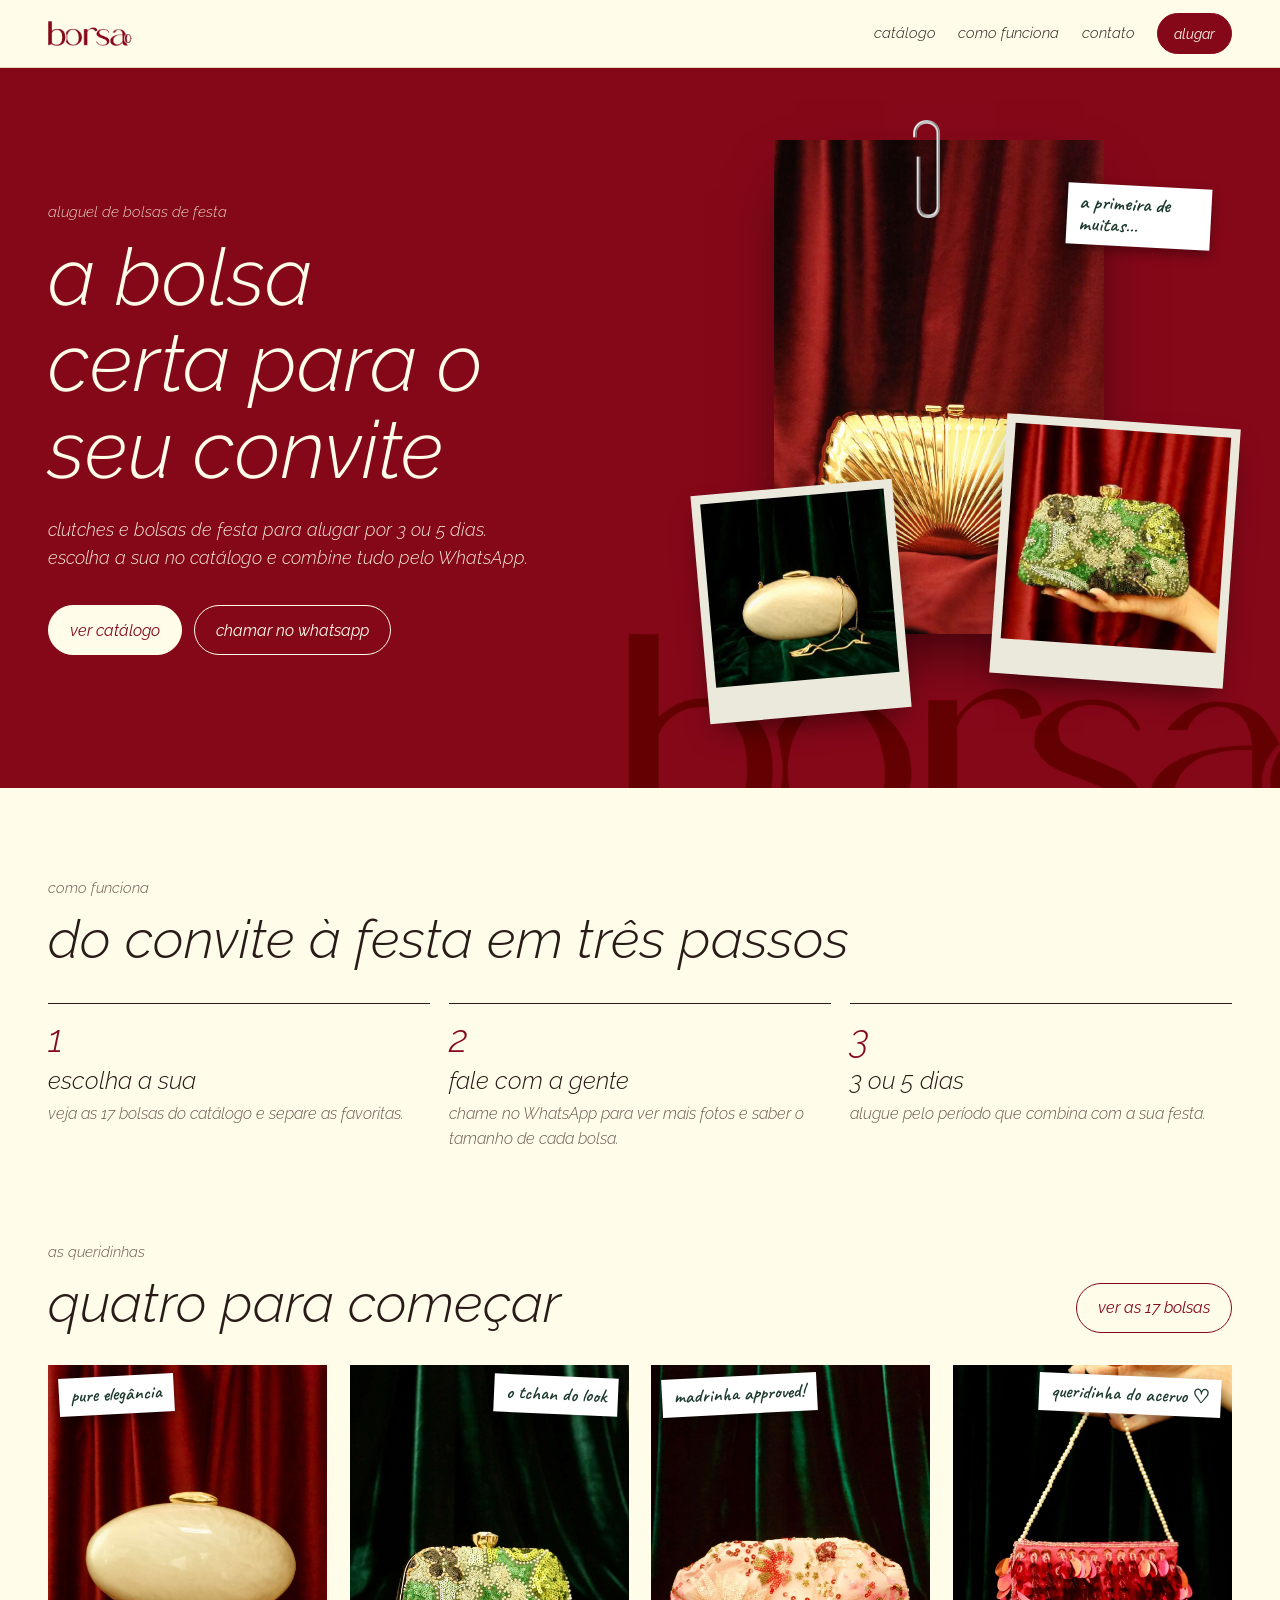
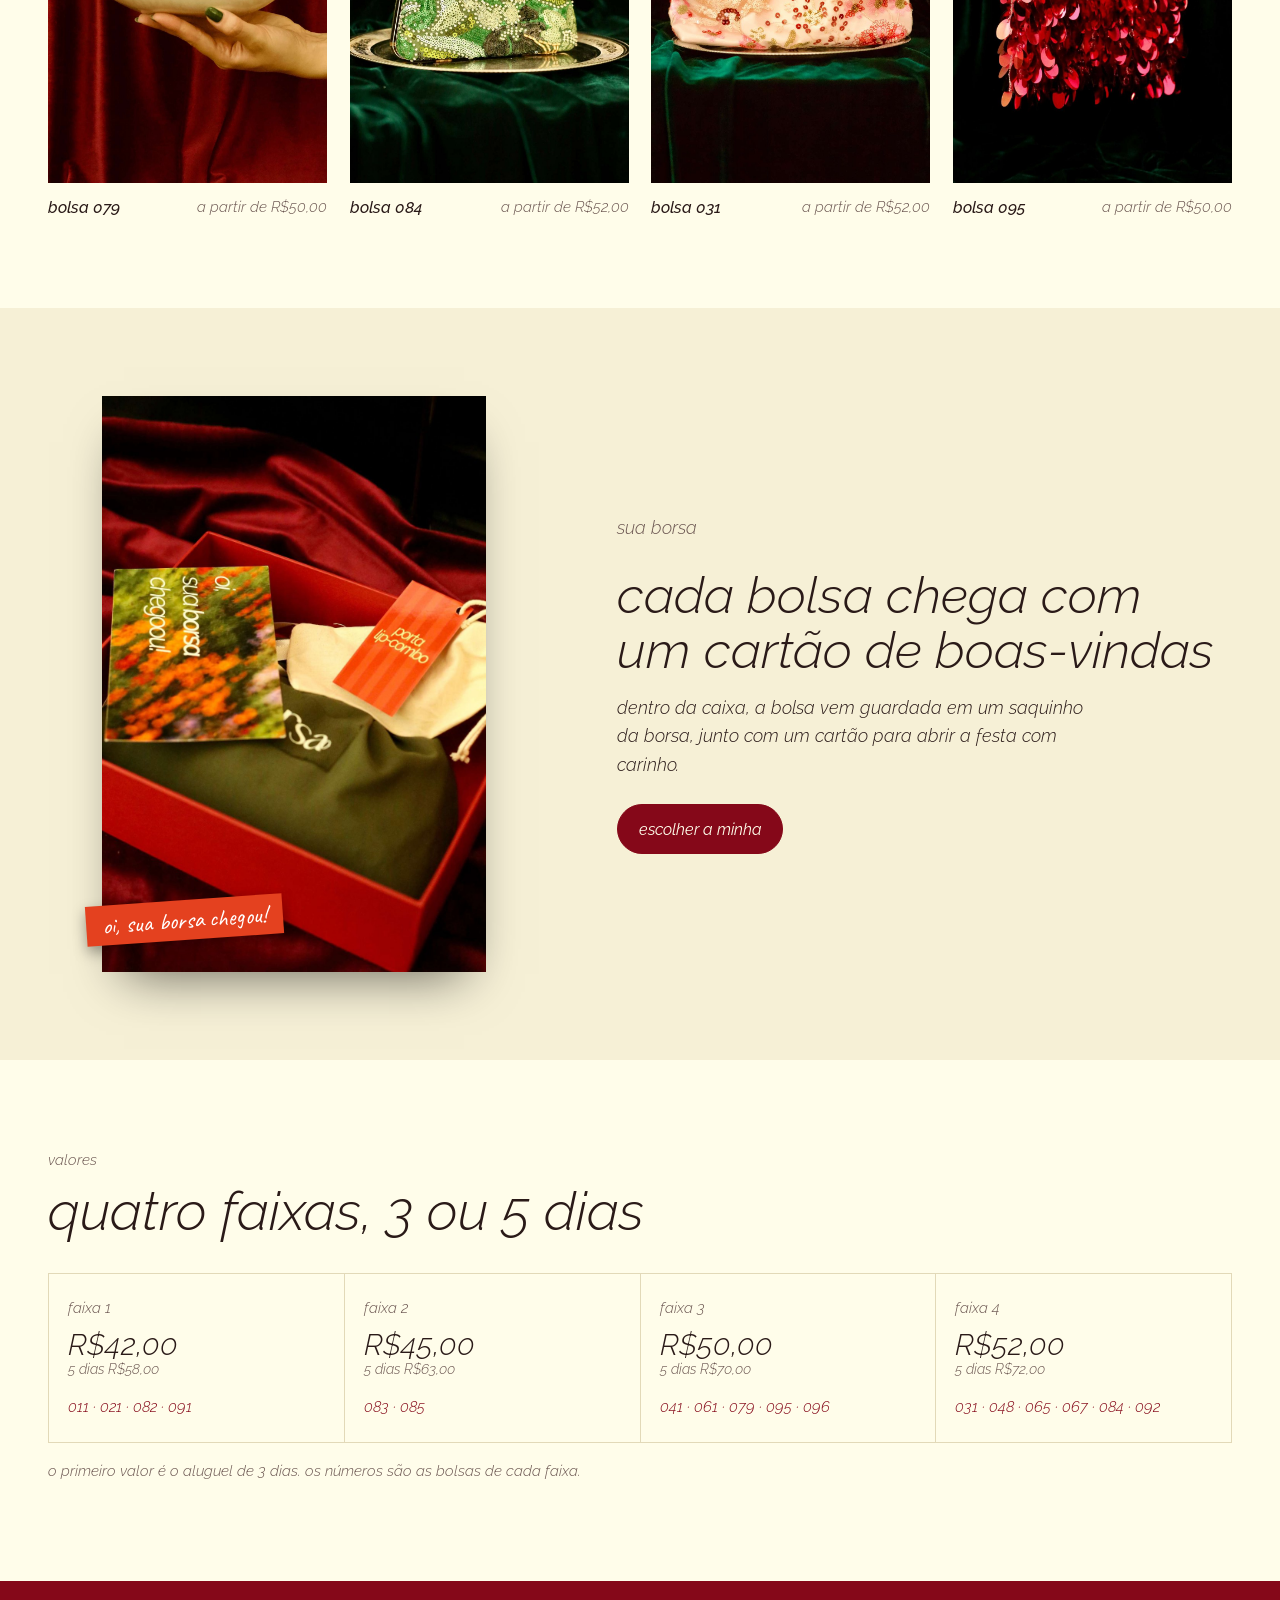
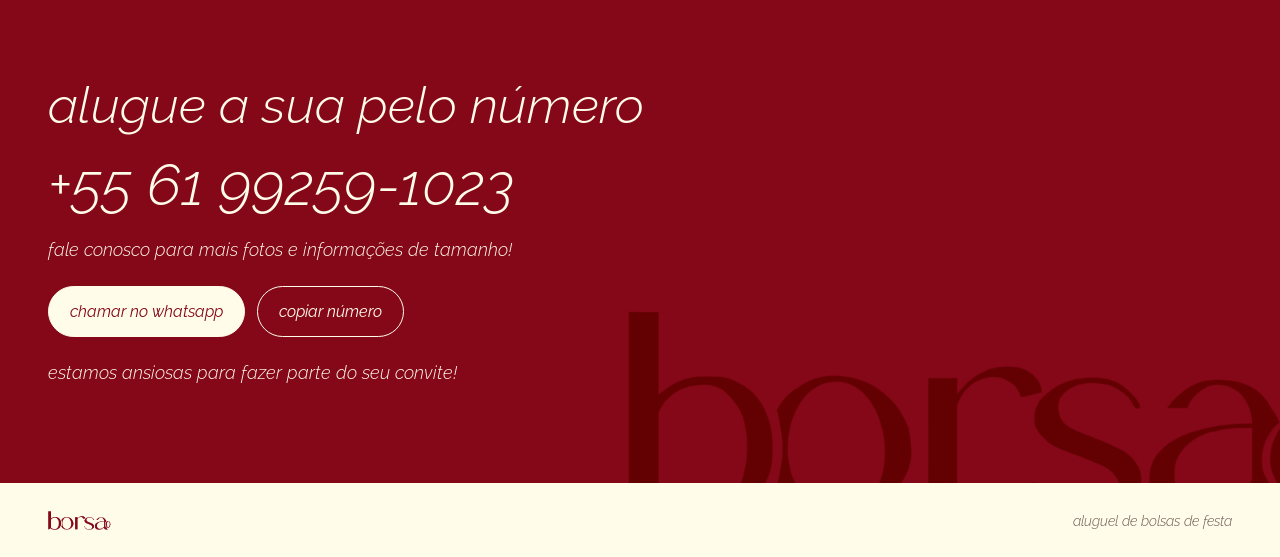
<file: borsa-site/index.html>
<!doctype html>
<html lang="pt-BR">
<head>
<meta charset="utf-8">
<meta name="viewport" content="width=device-width, initial-scale=1, viewport-fit=cover">
<meta name="claude:viewport-fit-sides" content="cover">
<title>borsa</title>
<meta name="description" content="borsa aluga clutches e bolsas de festa por 3 ou 5 dias. Escolha a sua no catálogo e peça pelo WhatsApp.">
<meta property="og:title" content="borsa">
<meta property="og:description" content="Clutches e bolsas de festa para alugar por 3 ou 5 dias.">
<meta property="og:image" content="assets/capa.jpg">
<link rel="preconnect" href="https://fonts.googleapis.com">
<link rel="preconnect" href="https://fonts.gstatic.com" crossorigin>
<link href="https://fonts.googleapis.com/css2?family=Caveat:wght@500;600&family=Raleway:ital,wght@0,300;0,500;1,300;1,400;1,500&display=swap" rel="stylesheet">
<link rel="stylesheet" href="assets/brand.css">
<style>
/* Landing: vinho de abertura com colagem de recortes, depois papel creme. Tudo em itálico leve minúsculo, como no catálogo. */
h1, h2, h3 { font-style: italic; font-weight: 300; margin: 0; text-wrap: balance; line-height: 1.08; }
.eyebrow { font-style: italic; font-size: .95rem; color: var(--ink-soft); margin: 0 0 .6rem; }
.on-wine .eyebrow { color: var(--cream); opacity: .8; }
section.pad { padding-block: clamp(3rem, 7vw, 5.5rem); }

/* abertura */
.hero .wrap { position: relative; display: grid; grid-template-columns: 1.05fr .95fr; gap: clamp(2rem, 5vw, 4rem); align-items: center; padding-block: clamp(2.5rem, 6vw, 4.5rem); }
.hero h1 { font-size: clamp(2.6rem, 6.6vw, 5rem); }
.hero .lead { margin: 1.4rem 0 2rem; max-width: 30rem; font-size: 1.12rem; font-style: italic; opacity: .92; }
.hero .cta { display: flex; flex-wrap: wrap; gap: .8rem; }
.collage { position: relative; min-height: clamp(26rem, 52vw, 36rem); }
.collage .big { position: absolute; left: 14%; top: 0; width: 62%; aspect-ratio: 2 / 3; object-fit: cover; box-shadow: 0 30px 60px -20px rgba(0,0,0,.65); }
.collage .polaroid { position: absolute; right: 0; bottom: 6%; width: 44%; transform: rotate(4deg); }
.collage .polaroid.two { left: 0; bottom: 0; right: auto; width: 38%; transform: rotate(-5deg); }
.collage .note { position: absolute; right: 4%; top: 8%; transform: rotate(3deg); max-width: 9rem; }
.collage .clip { left: 40%; top: -1.2rem; }
.collage .clip.b { left: auto; right: 12%; bottom: calc(6% + 100% * 0); top: auto; }
@media (max-width: 760px) { .hero .wrap { grid-template-columns: 1fr; } .collage { min-height: 30rem; max-width: 24rem; margin-inline: auto; width: 100%; } }

/* passos */
.steps { display: grid; grid-template-columns: repeat(3, 1fr); gap: 1.2rem; list-style: none; margin: 2.2rem 0 0; padding: 0; counter-reset: s; }
.steps li { border-top: 1px solid var(--ink); padding-top: 1rem; counter-increment: s; }
.steps li::before { content: counter(s); font-style: italic; font-size: 2.4rem; font-weight: 300; color: var(--accent); display: block; line-height: 1; margin-bottom: .6rem; }
.steps h3 { font-size: 1.5rem; margin-bottom: .4rem; }
.steps p { margin: 0; font-style: italic; color: var(--ink-soft); }
@media (max-width: 700px) { .steps { grid-template-columns: 1fr; } }

/* queridinhas */
.fav-head { display: flex; flex-wrap: wrap; align-items: end; justify-content: space-between; gap: 1rem; margin-bottom: 2rem; }
.fav-head h2 { font-size: clamp(2.2rem, 5vw, 3.4rem); }
.favs { display: grid; grid-template-columns: repeat(4, 1fr); gap: 1.4rem; list-style: none; margin: 0; padding: 0; }
.fav { position: relative; min-width: 0; }
.fav a { text-decoration: none; display: block; }
.fav .shot { position: relative; aspect-ratio: 2 / 3; background: var(--velvet); overflow: hidden; }
.fav .shot img { width: 100%; height: 100%; object-fit: cover; transition: transform .9s ease; }
.fav a:hover .shot img { transform: scale(1.04); }
.fav .note { position: absolute; left: .7rem; top: .7rem; max-width: 72%; transform: rotate(-3deg); font-size: 1.2rem; }
.fav:nth-child(even) .note { left: auto; right: .7rem; transform: rotate(2.5deg); }
.fav .cap { display: flex; justify-content: space-between; gap: .6rem; padding-top: .7rem; font-style: italic; }
.fav .cap b { font-weight: 500; }
.fav .cap span { color: var(--ink-soft); font-size: .92rem; }
@media (max-width: 900px) { .favs { grid-template-columns: repeat(2, 1fr); } }

/* caixa */
.box { background: var(--paper-2); }
.box .wrap { display: grid; grid-template-columns: .8fr 1fr; gap: clamp(2rem, 6vw, 5rem); align-items: center; }
.box figure { margin: 0; position: relative; max-width: 24rem; justify-self: center; width: 100%; }
.box figure img { width: 100%; aspect-ratio: 2 / 3; object-fit: cover; box-shadow: 0 24px 50px -22px rgba(0,0,0,.6); }
.box figcaption { position: absolute; left: -1rem; bottom: 2rem; transform: rotate(-4deg); background: var(--tag); color: #fff; padding: .5rem 1rem; font-family: var(--hand); font-size: 1.5rem; line-height: 1; box-shadow: 0 6px 14px rgba(0,0,0,.35); }
.box h2 { font-size: clamp(2rem, 4.6vw, 3.2rem); margin-bottom: 1rem; }
.box p { font-style: italic; font-size: 1.1rem; max-width: 30rem; margin: 0 0 1.6rem; }
@media (max-width: 760px) { .box .wrap { grid-template-columns: 1fr; } }

/* valores */
.rates-t { margin-top: 2rem; display: grid; grid-template-columns: repeat(4, 1fr); gap: 1px; background: var(--line); border: 1px solid var(--line); }
.rate { background: var(--paper); padding: 1.4rem 1.2rem 1.5rem; display: flex; flex-direction: column; gap: .5rem; }
.rate .n { font-style: italic; font-size: .92rem; color: var(--ink-soft); }
.rate .p { font-style: italic; font-weight: 300; font-size: 1.9rem; line-height: 1.1; font-variant-numeric: lining-nums; }
.rate .p small { display: block; font-size: .9rem; color: var(--ink-soft); }
.rate .b { font-style: italic; font-size: .92rem; color: var(--accent); margin-top: auto; padding-top: .6rem; }
@media (max-width: 800px) { .rates-t { grid-template-columns: repeat(2, 1fr); } }
@media (max-width: 420px) { .rates-t { grid-template-columns: 1fr; } }
</style>
</head>
<body>

<header class="top">
  <div class="wrap">
    <a href="index.html" aria-label="borsa, início"><img class="logo is-wine" src="assets/logo-wine.png" alt="borsa" width="1736" height="528"><img class="logo is-cream" src="assets/logo-cream.png" alt="" width="1736" height="528"></a>
    <nav aria-label="principal">
      <a class="link" href="catalogo.html">catálogo</a>
      <a class="link" href="#como">como funciona</a>
      <a class="link" href="#contato">contato</a>
      <a class="btn sm" data-wa href="https://wa.me/5561992591023" target="_blank" rel="noopener">alugar</a>
    </nav>
  </div>
</header>

<main>
  <section class="hero on-wine" aria-labelledby="h1">
    <img class="ghostmark" src="assets/logo-deep.png" alt="" width="1736" height="528">
    <div class="wrap">
      <div>
        <p class="eyebrow">aluguel de bolsas de festa</p>
        <h1 id="h1">a bolsa certa para o seu convite</h1>
        <p class="lead">clutches e bolsas de festa para alugar por 3 ou 5 dias. escolha a sua no catálogo e combine tudo pelo WhatsApp.</p>
        <div class="cta">
          <a class="btn" href="catalogo.html">ver catálogo</a>
          <a class="btn ghost" data-wa href="https://wa.me/5561992591023" target="_blank" rel="noopener">chamar no whatsapp</a>
        </div>
      </div>
      <div class="collage" aria-hidden="true">
        <img class="big" src="assets/061.jpg" alt="" width="1000" height="1500">
        <img class="clip" src="assets/clip.png" alt="" width="55" height="197">
        <div class="polaroid"><img src="assets/084-b.jpg" alt="" width="700" height="700"></div>
        <div class="polaroid two"><img src="assets/079-b.jpg" alt="" width="700" height="700"></div>
        <div class="note">a primeira de muitas…</div>
      </div>
    </div>
  </section>

  <section class="pad" id="como" aria-labelledby="como-h">
    <div class="wrap">
      <p class="eyebrow">como funciona</p>
      <h2 id="como-h" style="font-size:clamp(2.2rem,5vw,3.4rem)">do convite à festa em três passos</h2>
      <ol class="steps">
        <li><h3>escolha a sua</h3><p>veja as 17 bolsas do catálogo e separe as favoritas.</p></li>
        <li><h3>fale com a gente</h3><p>chame no WhatsApp para ver mais fotos e saber o tamanho de cada bolsa.</p></li>
        <li><h3>3 ou 5 dias</h3><p>alugue pelo período que combina com a sua festa.</p></li>
      </ol>
    </div>
  </section>

  <section class="pad" style="padding-top:0" aria-labelledby="fav-h">
    <div class="wrap">
      <div class="fav-head">
        <div><p class="eyebrow">as queridinhas</p><h2 id="fav-h">quatro para começar</h2></div>
        <a class="btn ghost" href="catalogo.html">ver as 17 bolsas</a>
      </div>
      <ul class="favs">
        <li class="fav"><a href="catalogo.html"><div class="shot"><img src="assets/079.jpg" alt="Clutch oval de acrílico perolado creme com fecho dourado" width="1000" height="1500" loading="lazy"><span class="note">pure elegância</span></div><div class="cap"><b>bolsa 079</b><span>a partir de R$50,00</span></div></a></li>
        <li class="fav"><a href="catalogo.html"><div class="shot"><img src="assets/084.jpg" alt="Clutch bordada com paetês em tons de verde e fecho de cristal" width="1000" height="1500" loading="lazy"><span class="note">o tchan do look</span></div><div class="cap"><b>bolsa 084</b><span>a partir de R$52,00</span></div></a></li>
        <li class="fav"><a href="catalogo.html"><div class="shot"><img src="assets/031.jpg" alt="Clutch franzida rosa clara com flores bordadas em paetês" width="1000" height="1500" loading="lazy"><span class="note">madrinha approved!</span></div><div class="cap"><b>bolsa 031</b><span>a partir de R$52,00</span></div></a></li>
        <li class="fav"><a href="catalogo.html"><div class="shot"><img src="assets/095.jpg" alt="Bolsa de paetês vermelhos em gota com alça de pérolas" width="1000" height="1500" loading="lazy"><span class="note">queridinha do acervo ♡</span></div><div class="cap"><b>bolsa 095</b><span>a partir de R$50,00</span></div></a></li>
      </ul>
    </div>
  </section>

  <section class="box pad" aria-labelledby="box-h">
    <div class="wrap">
      <figure>
        <img src="assets/capa.jpg" alt="Caixa vermelha aberta com uma bolsa borsa verde, cartão e etiqueta porta lip-combo, sobre veludo vinho" width="1000" height="1500" loading="lazy">
        <figcaption>oi, sua borsa chegou!</figcaption>
      </figure>
      <div>
        <p class="eyebrow">sua borsa</p>
        <h2 id="box-h">cada bolsa chega com um cartão de boas-vindas</h2>
        <p>dentro da caixa, a bolsa vem guardada em um saquinho da borsa, junto com um cartão para abrir a festa com carinho.</p>
        <a class="btn" href="catalogo.html">escolher a minha</a>
      </div>
    </div>
  </section>

  <section class="pad" aria-labelledby="val-h">
    <div class="wrap">
      <p class="eyebrow">valores</p>
      <h2 id="val-h" style="font-size:clamp(2.2rem,5vw,3.4rem)">quatro faixas, 3 ou 5 dias</h2>
      <div class="rates-t">
        <div class="rate"><span class="n">faixa 1</span><span class="p">R$42,00<small>5 dias R$58,00</small></span><span class="b">011 · 021 · 082 · 091</span></div>
        <div class="rate"><span class="n">faixa 2</span><span class="p">R$45,00<small>5 dias R$63,00</small></span><span class="b">083 · 085</span></div>
        <div class="rate"><span class="n">faixa 3</span><span class="p">R$50,00<small>5 dias R$70,00</small></span><span class="b">041 · 061 · 079 · 095 · 096</span></div>
        <div class="rate"><span class="n">faixa 4</span><span class="p">R$52,00<small>5 dias R$72,00</small></span><span class="b">031 · 048 · 065 · 067 · 084 · 092</span></div>
      </div>
      <p class="eyebrow" style="margin-top:1rem">o primeiro valor é o aluguel de 3 dias. os números são as bolsas de cada faixa.</p>
    </div>
  </section>

  <section class="contact on-wine" id="contato" aria-labelledby="ct-h">
    <img class="ghostmark" src="assets/logo-deep.png" alt="" width="1736" height="528">
    <div class="wrap">
      <h2 id="ct-h">alugue a sua pelo número</h2>
      <div class="phone">+55 61 99259-1023</div>
      <p>fale conosco para mais fotos e informações de tamanho!</p>
      <div class="row">
        <a class="btn" data-wa href="https://wa.me/5561992591023" target="_blank" rel="noopener">chamar no whatsapp</a>
        <button class="btn ghost" type="button" id="copy">copiar número</button>
      </div>
      <p>estamos ansiosas para fazer parte do seu convite!</p>
    </div>
  </section>
</main>

<footer><div class="wrap"><img class="logo is-wine" src="assets/logo-wine.png" alt="borsa" width="1736" height="528"><img class="logo is-cream" src="assets/logo-cream.png" alt="" width="1736" height="528"><span>aluguel de bolsas de festa</span></div></footer>

<script>
(function () {
  var PHONE = "5561992591023";
  document.querySelectorAll("[data-wa]").forEach(function (a) {
    a.href = "https://wa.me/" + PHONE + "?text=" + encodeURIComponent("Oi! Vi o site da borsa e quero alugar uma bolsa.");
  });
  var btn = document.getElementById("copy");
  btn.addEventListener("click", function () {
    var txt = "+55 61 99259-1023";
    function done() { btn.textContent = "número copiado"; setTimeout(function () { btn.textContent = "copiar número"; }, 2000); }
    function sel() { var r = document.createRange(); r.selectNodeContents(document.querySelector(".contact .phone")); var s = window.getSelection(); s.removeAllRanges(); s.addRange(r); }
    try { navigator.clipboard.writeText(txt).then(done, sel); } catch (e) { sel(); }
  });
})();
</script>
</body>
</html>
</file>
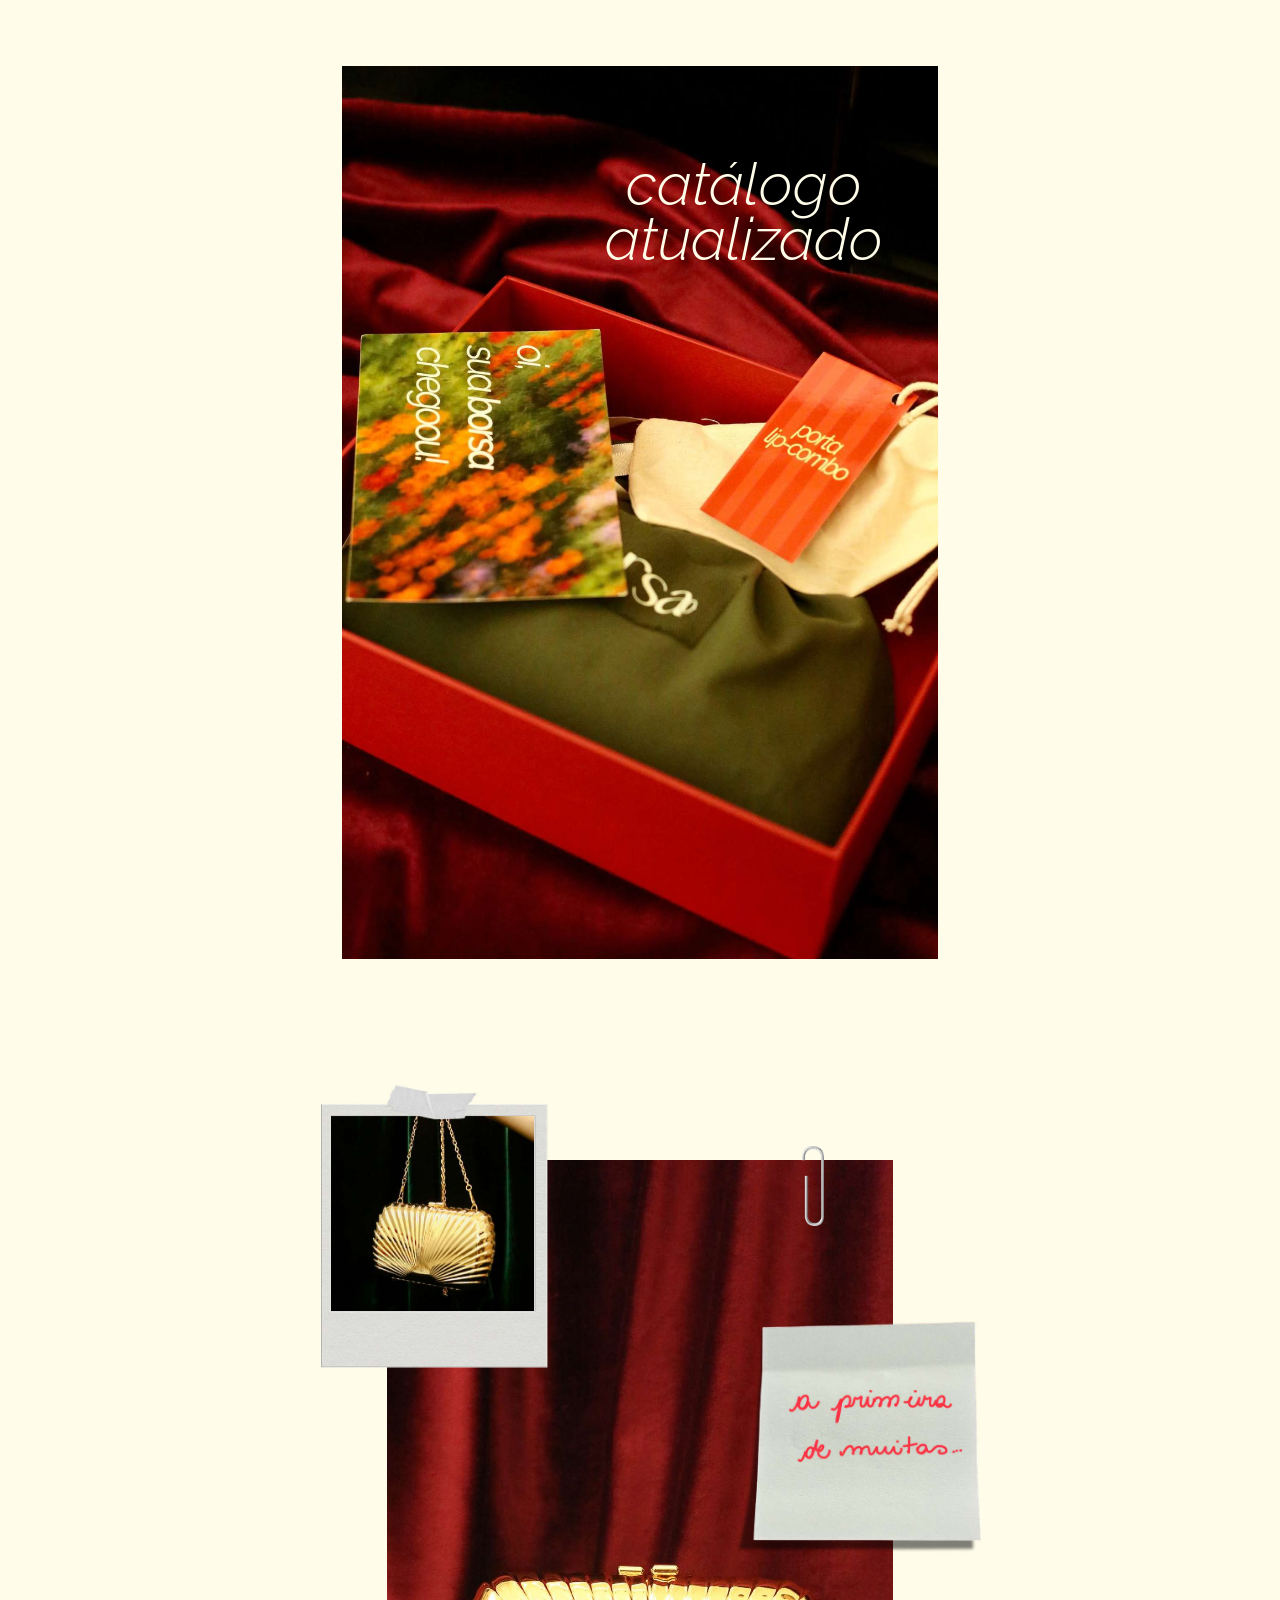
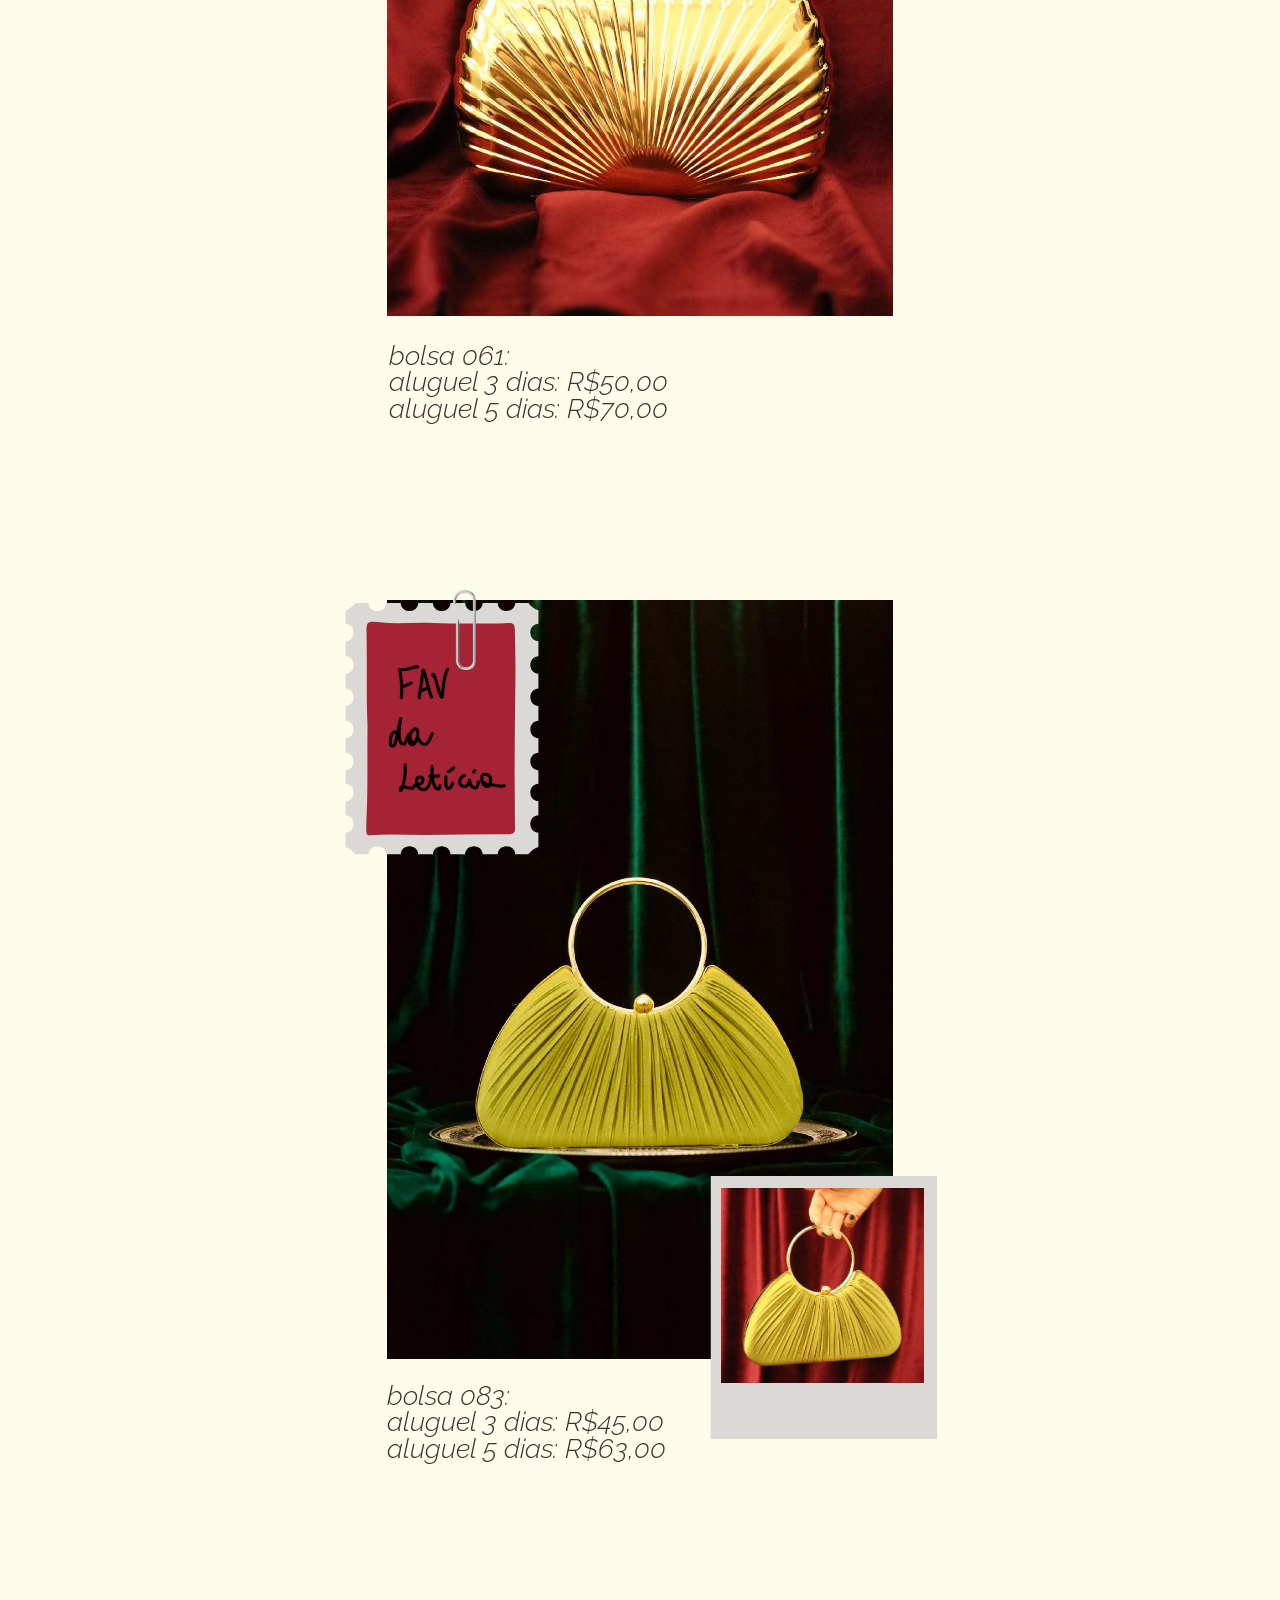
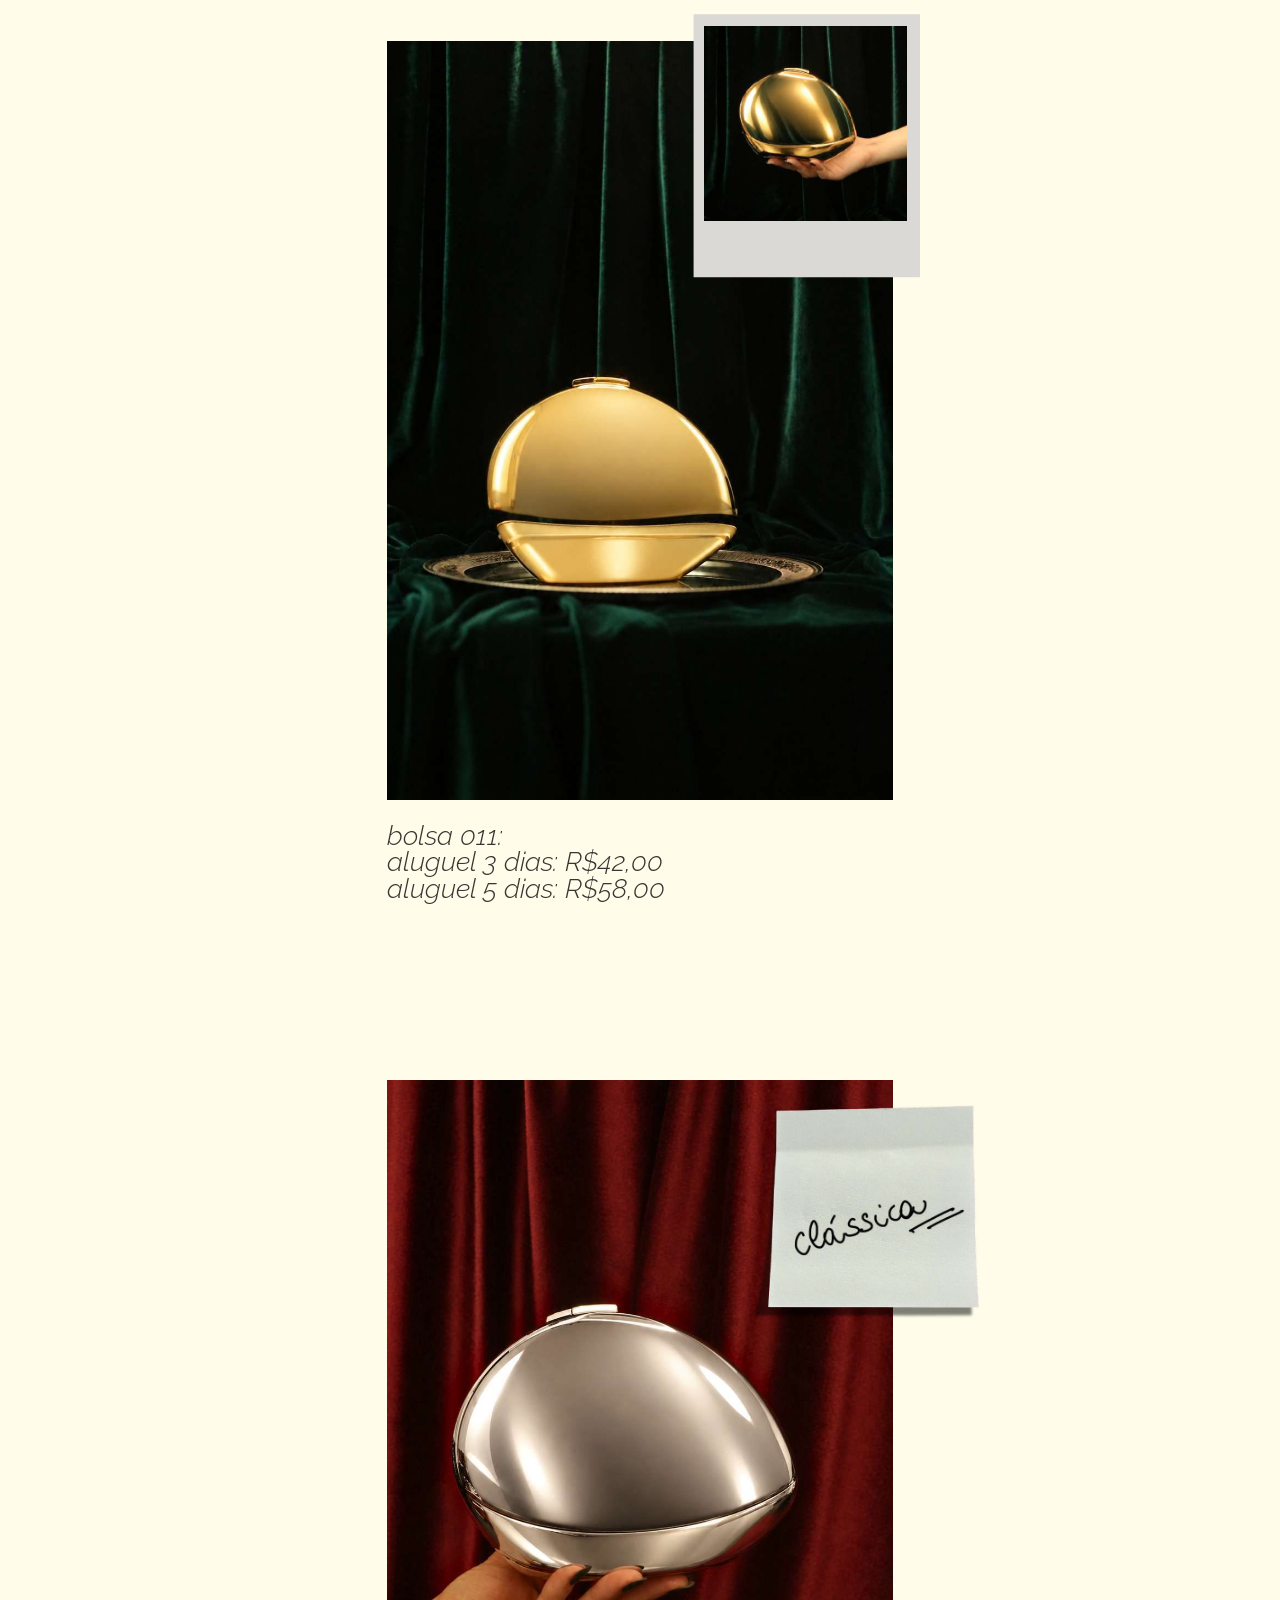
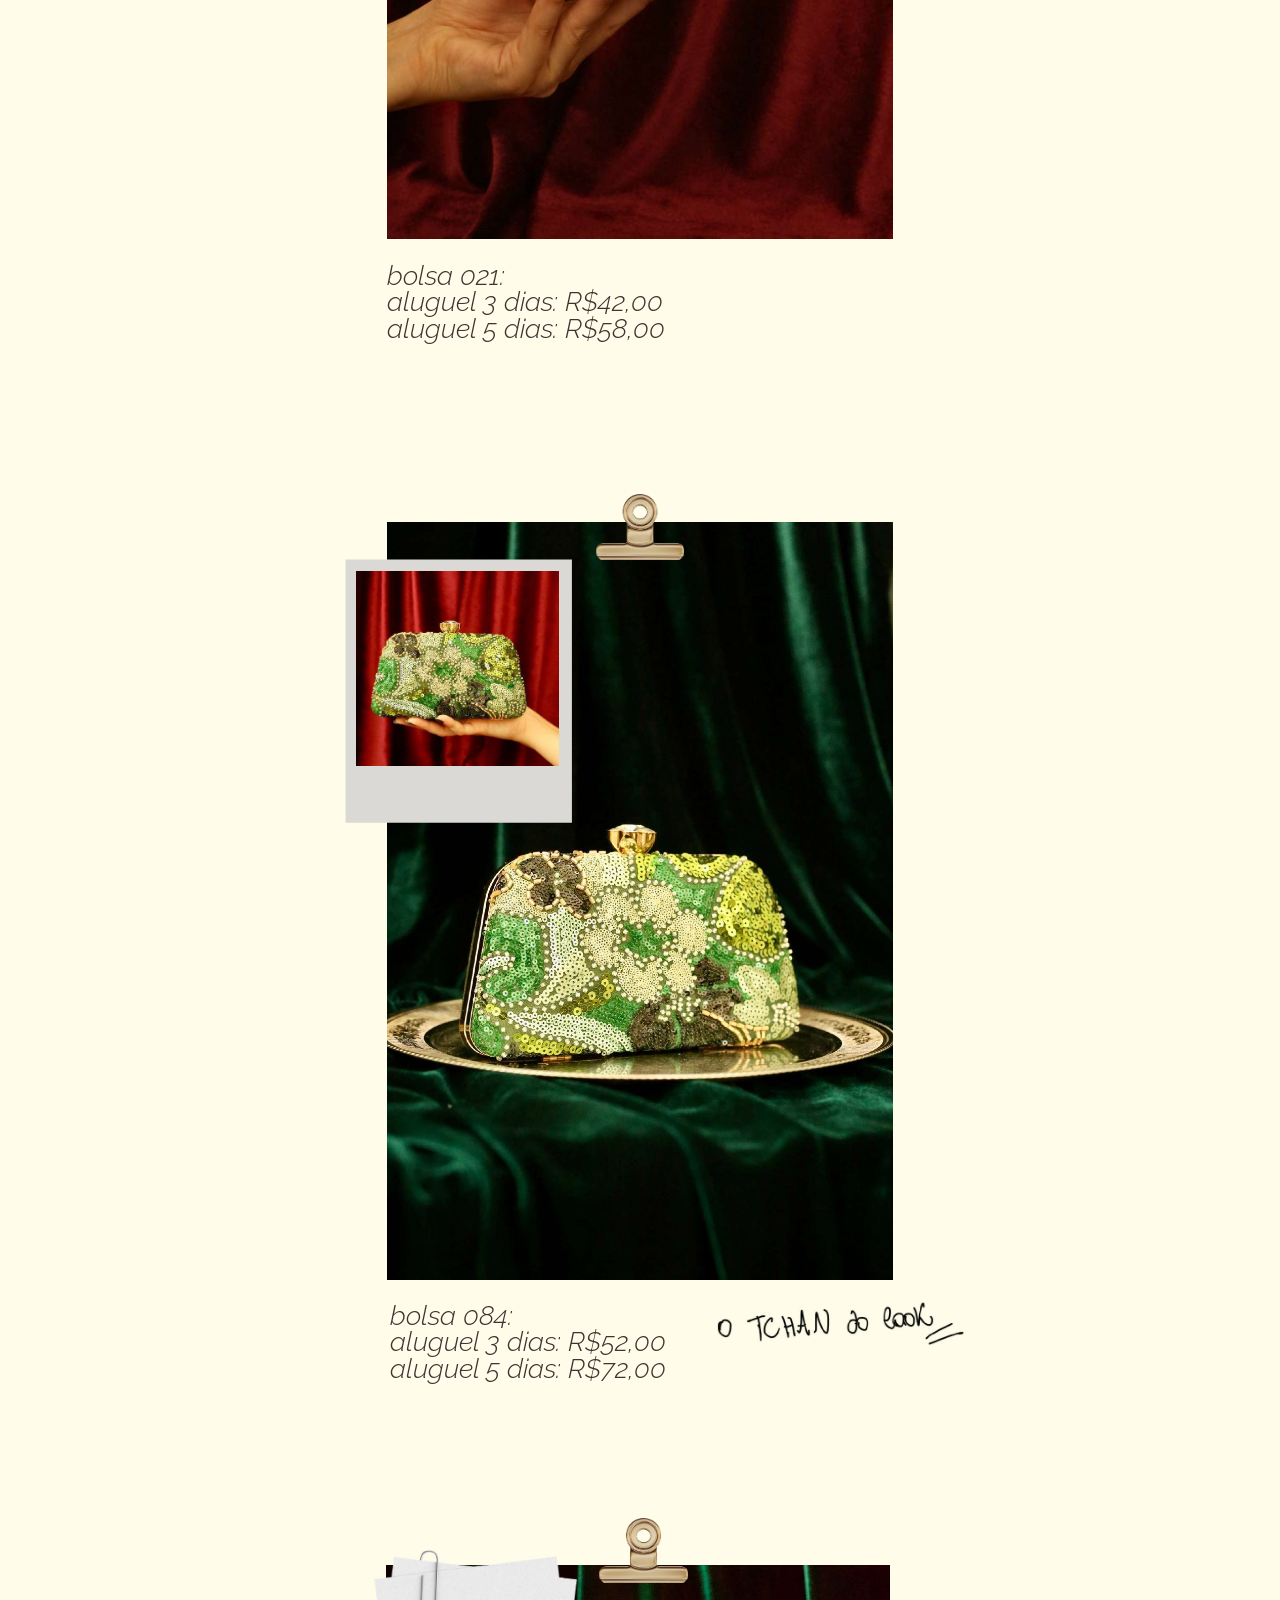
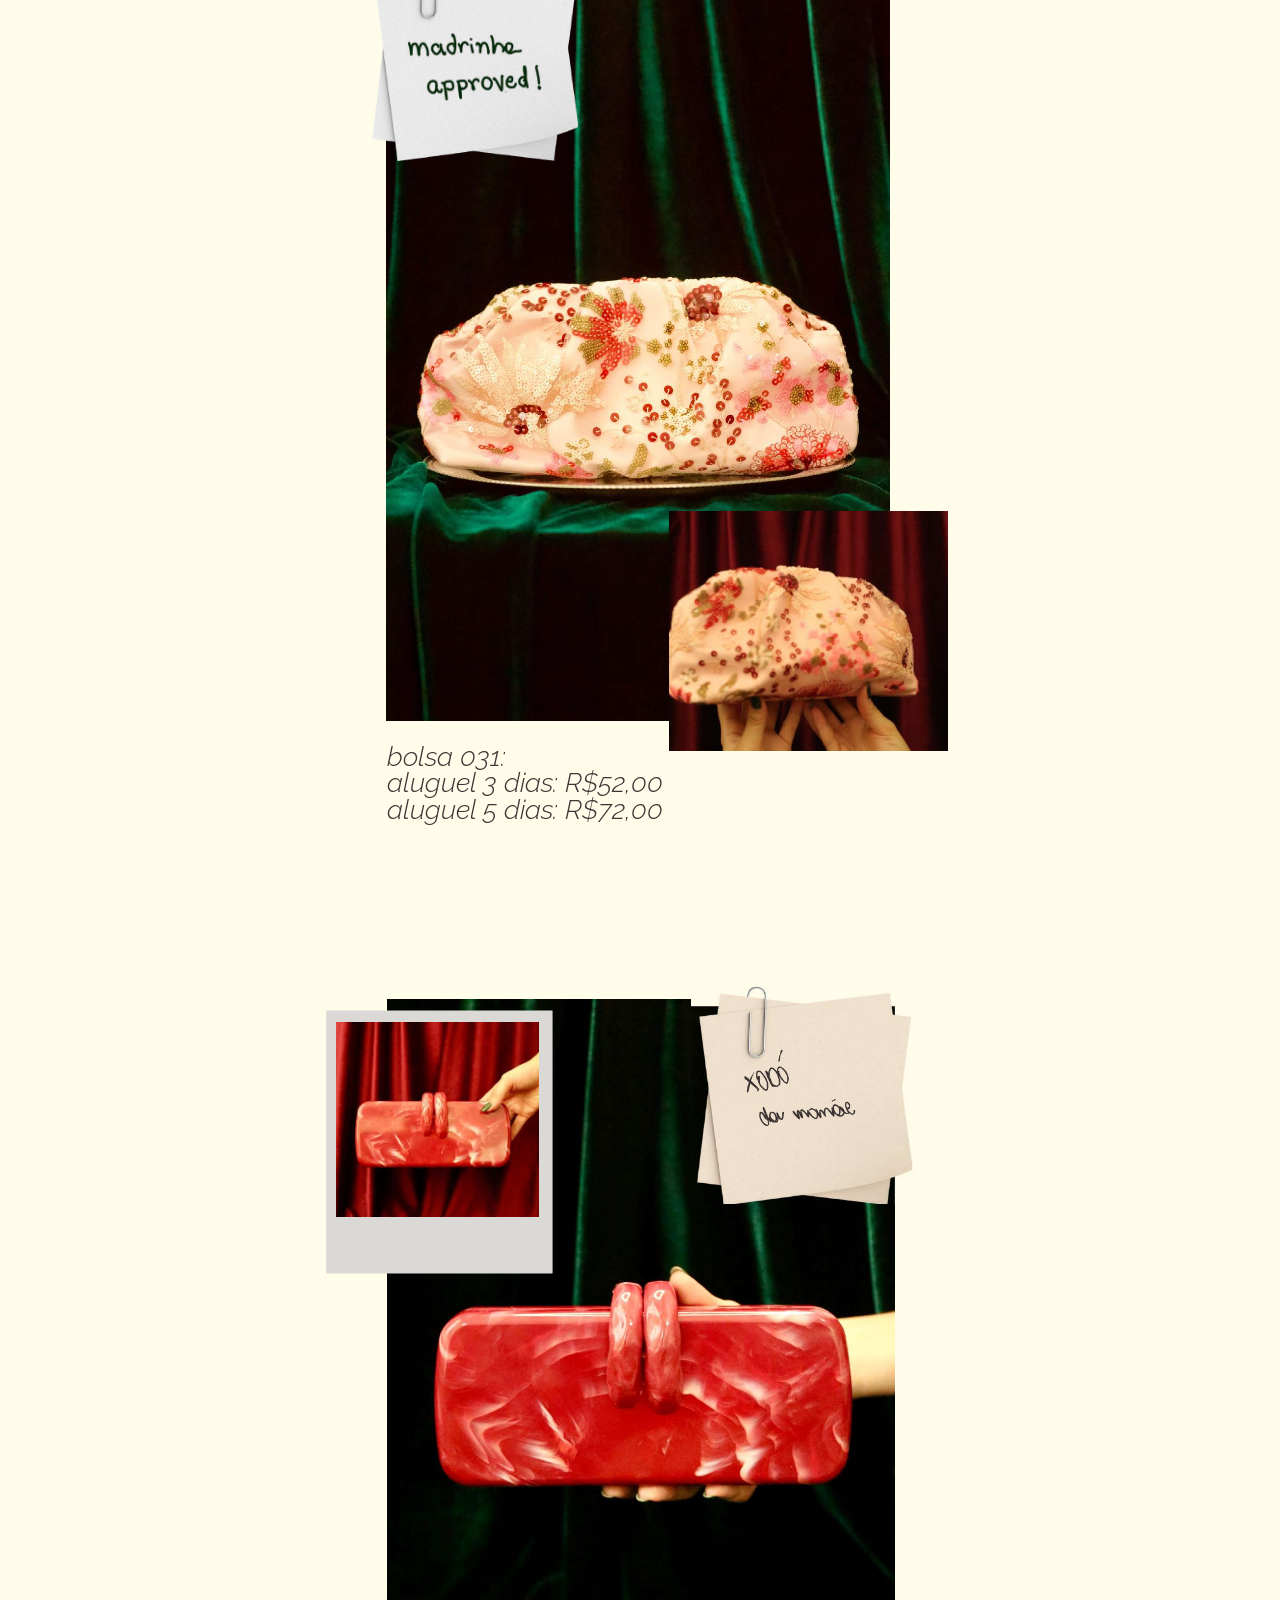
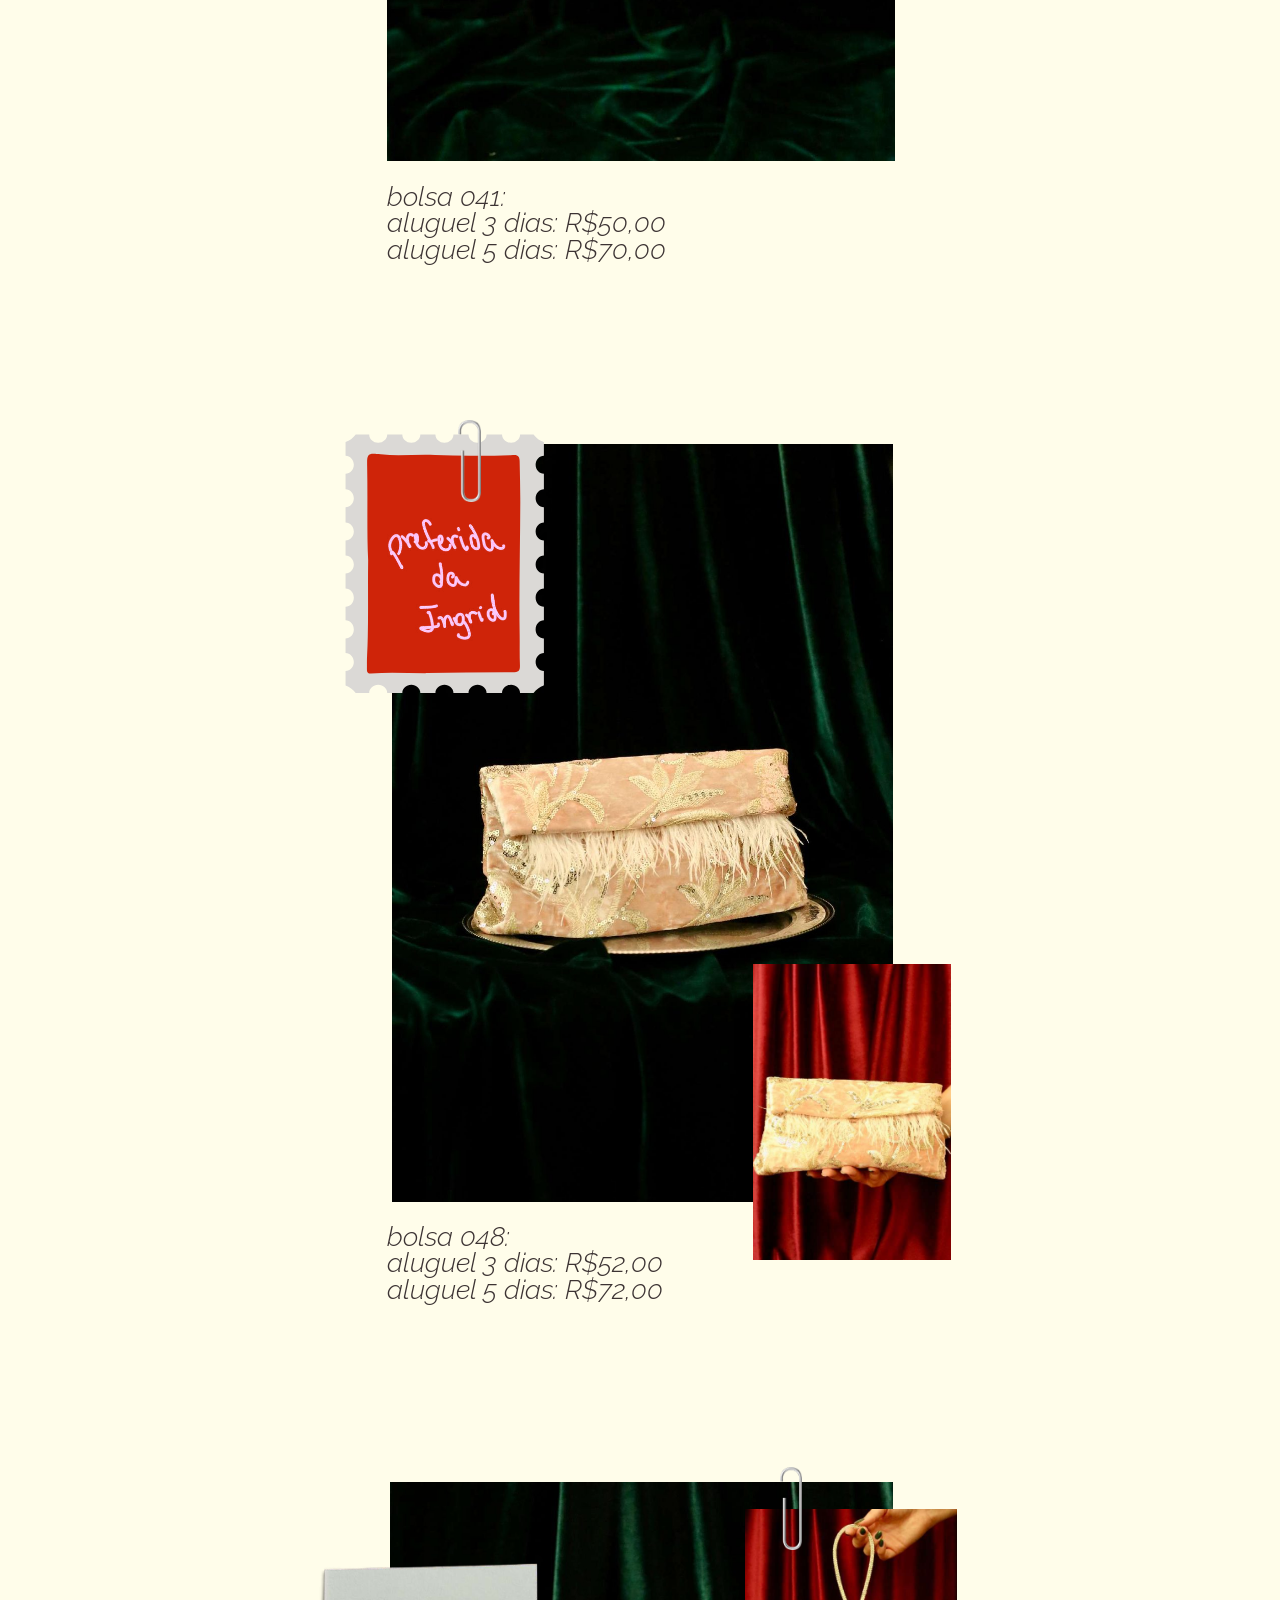
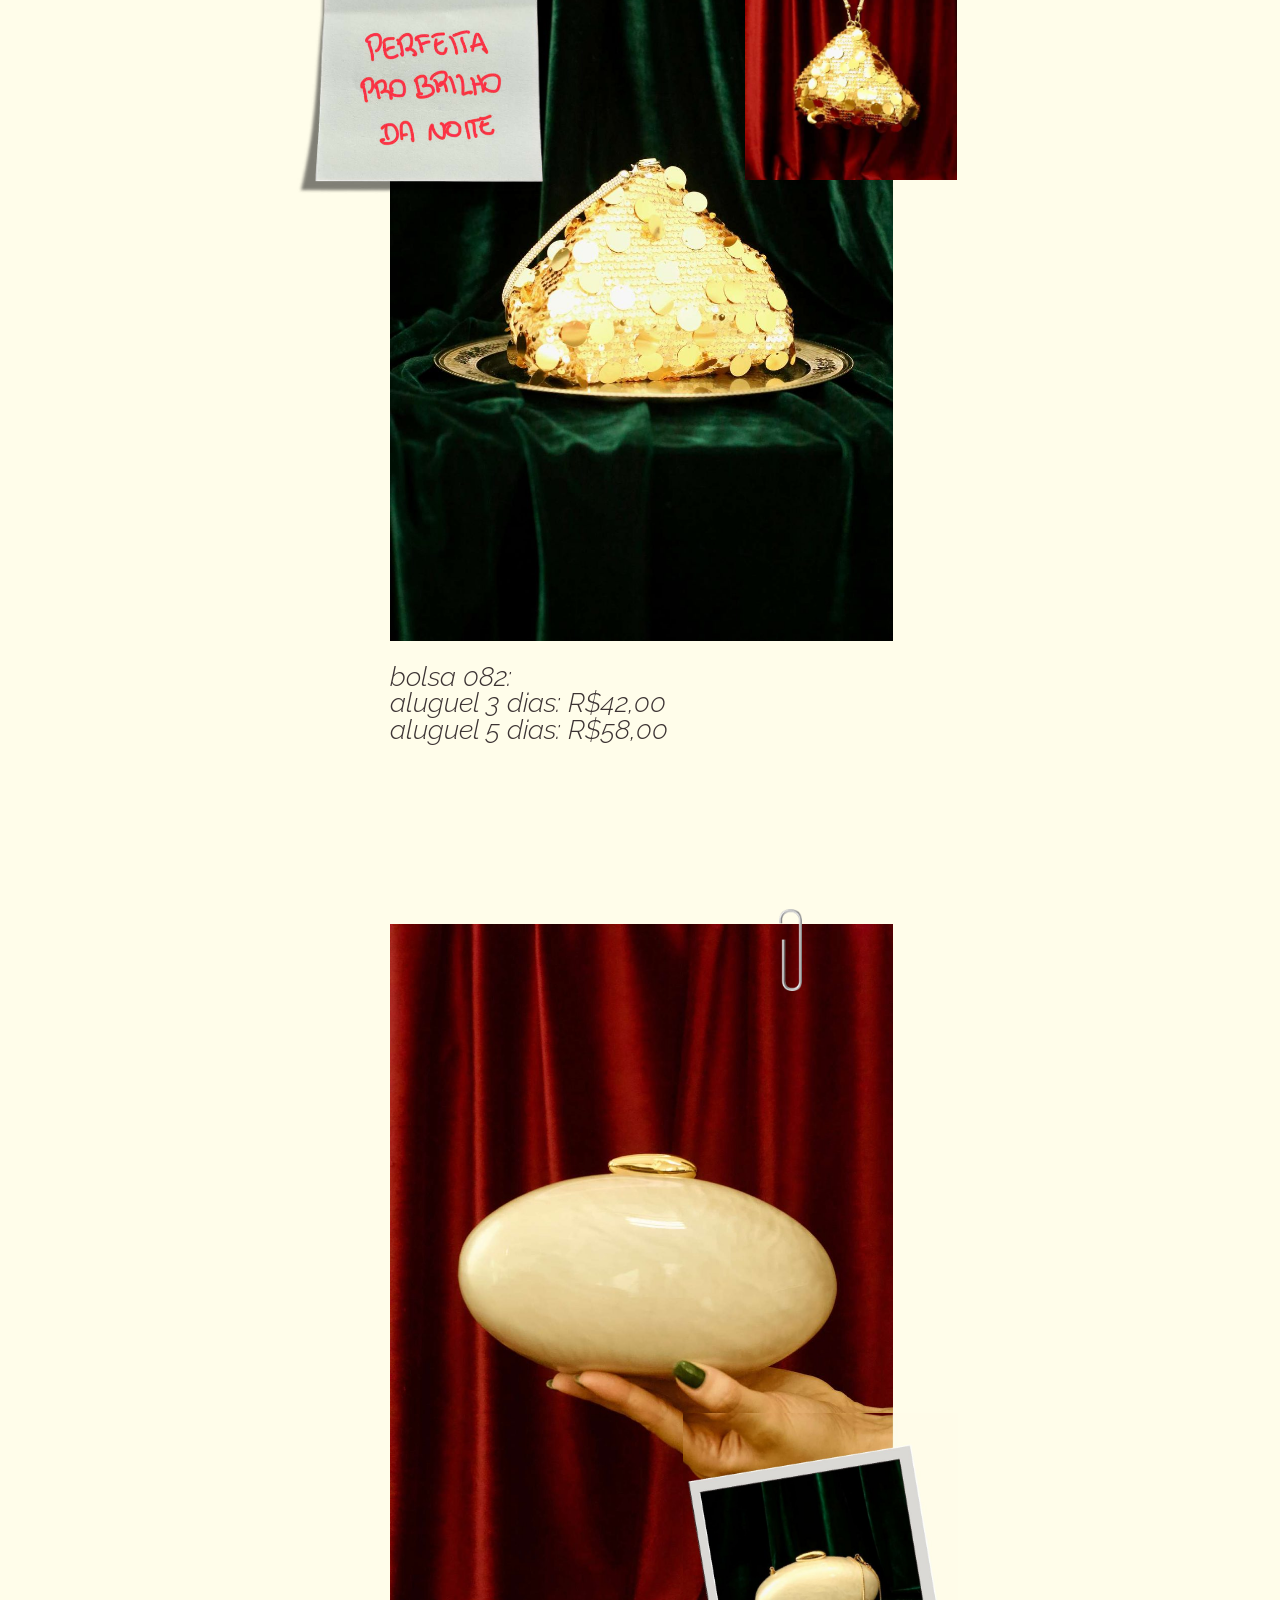
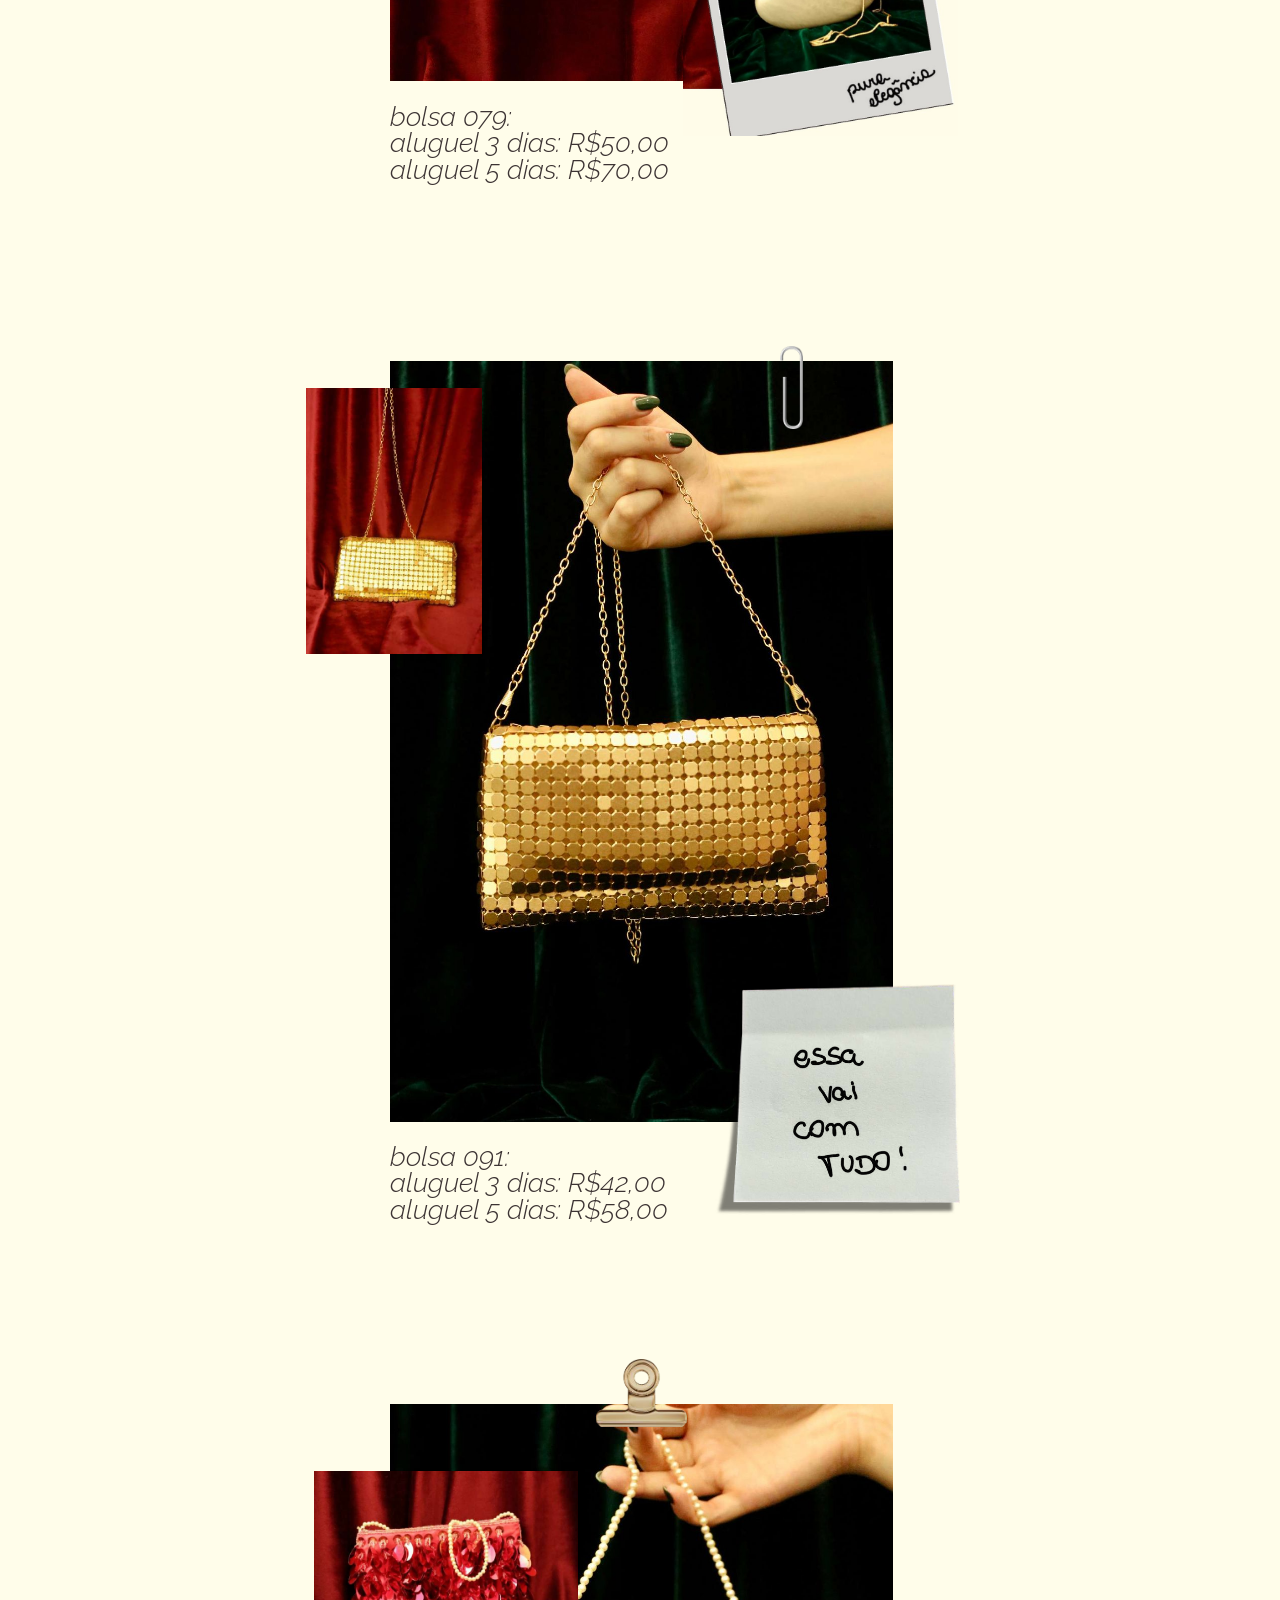
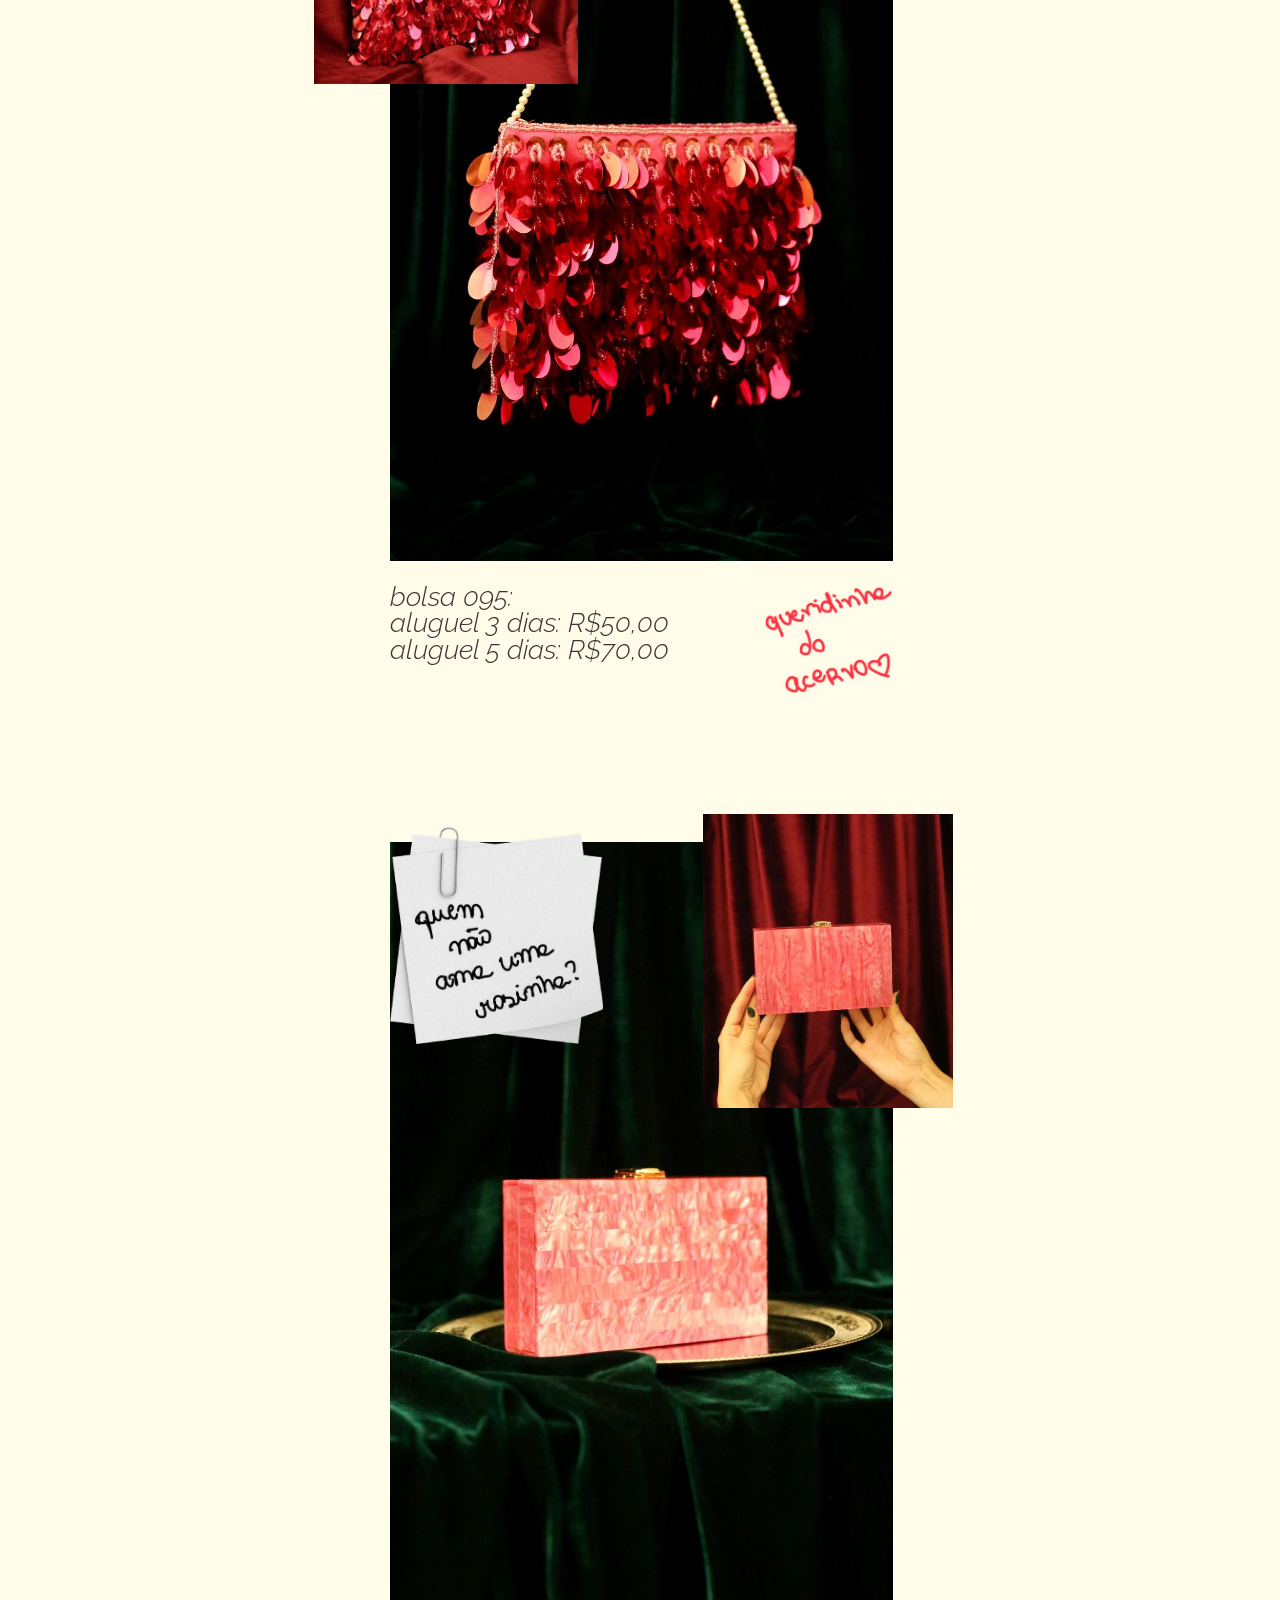
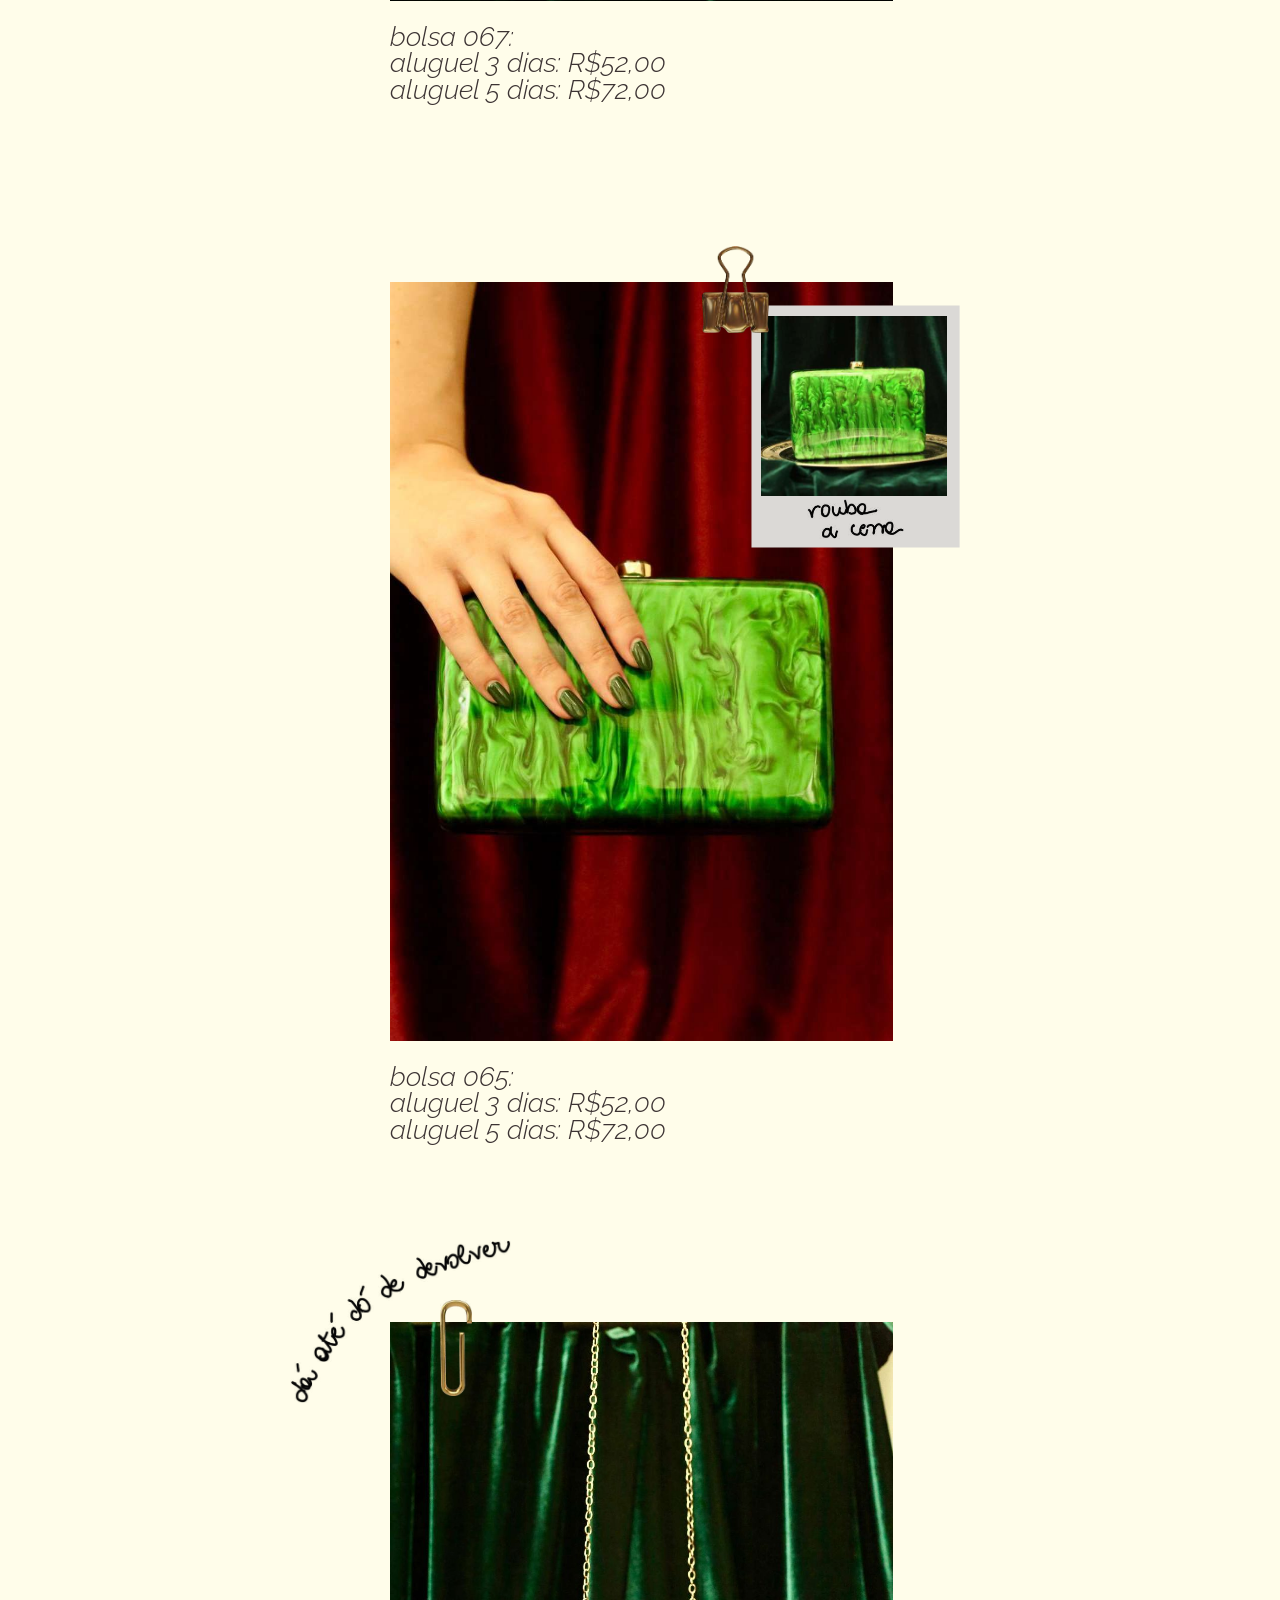
<file: catalogo.html>
<!doctype html>
<html lang="pt-BR">
<head>
<meta charset="utf-8">
<meta name="viewport" content="width=device-width, initial-scale=1, viewport-fit=cover">
<title>Borsa | Catálogo</title>
<meta name="description" content="Catálogo da Borsa: clutches e bolsas de festa para alugar por 3 ou 5 dias.">
<meta property="og:site_name" content="Borsa">
<meta property="og:title" content="Borsa | Catálogo">
<meta property="og:description" content="Clutches e bolsas de festa para alugar por 3 ou 5 dias.">
<meta property="og:image" content="https://borsa-blue.vercel.app/assets/capa.jpg">
<meta property="og:type" content="website">
<meta name="twitter:card" content="summary_large_image">
<meta name="color-scheme" content="light only">
<link rel="preconnect" href="https://fonts.googleapis.com">
<link rel="preconnect" href="https://fonts.gstatic.com" crossorigin>
<link href="https://fonts.googleapis.com/css2?family=Raleway:ital,wght@0,300;1,300&display=swap" rel="stylesheet">
<style>
/* O catálogo em PDF vira a própria página: as páginas empilhadas, sem cabeçalho nem botões. */
*,*::before,*::after{box-sizing:border-box}
html,body{margin:0;padding:0}
body{background:#fffdea;font-family:'Raleway',sans-serif;-webkit-text-size-adjust:none}
.book{width:100%;max-width:46rem;margin:0 auto;background:#fffdea}
.card{display:block}
.pg{position:relative;aspect-ratio:842.25/1190.25;overflow:hidden;container-type:inline-size}
.pg img{position:absolute;display:block;max-width:none}
.pg .vec{position:absolute;inset:0;width:100%;height:100%}
.pg .t{position:absolute;white-space:nowrap;font-style:italic;font-weight:300;line-height:1.12;font-variant-numeric:lining-nums}
.pg .t a{color:inherit;text-decoration:underline;text-underline-offset:.15em}
.sr{position:absolute;width:1px;height:1px;overflow:hidden;clip-path:inset(50%);white-space:nowrap}
</style>
</head>
<body>
<h1 class="sr">Borsa, catálogo atualizado</h1>
<main class="book">
<article class="card cover" id="capa"><div class="pg" style="background:#fffdea" role="img" aria-label="capa do catálogo"><span class="sr">capa do catálogo</span><img src="assets/pg/o27.jpg" alt="" style="left:9.522%;top:6.333%;width:80.924%;height:85.864%" decoding="async" loading="eager"><span class="t" style="top:14.643%;font-size:7.998cqw;color:#fffdea;left:64.153%;transform:translateX(-50%);">catálogo</span><span class="t" style="top:19.934%;font-size:7.998cqw;color:#fffdea;left:64.153%;transform:translateX(-50%);">atualizado</span></div></article>
<article class="card" id="b061"><div class="pg" style="background:#fffdea" role="img" aria-label="bolsa 061"><span class="sr">bolsa 061. a primeira de muitas…</span><img src="assets/pg/o39.jpg" alt="Clutch dourada com nervuras em leque" style="left:15.592%;top:11.56%;width:68.727%;height:72.645%" decoding="async" loading="eager"><svg class="vec" viewBox="0 0 842.25 1190.2500499999999" preserveAspectRatio="none" aria-hidden="true"><path d="M56.15 73.60H315.19V374.72H56.15Z" fill="#dbd9d6"/></svg><img src="assets/pg/o43.jpg" alt="" style="left:8.06%;top:7.347%;width:27.545%;height:18.727%" decoding="async" loading="eager"><img src="assets/pg/o54.png" alt="" style="left:6.666%;top:4.262%;width:30.713%;height:27.214%" decoding="async" loading="eager"><img src="assets/pg/o60.png" alt="" style="left:71.952%;top:10.172%;width:3.027%;height:7.686%" decoding="async" loading="eager"><img src="assets/pg/o66.png" alt="" style="left:62.966%;top:27.047%;width:33.384%;height:22.238%" decoding="async" loading="eager"><img src="assets/pg/o72.png" alt="" style="left:70.152%;top:33.571%;width:23.681%;height:7.119%" decoding="async" loading="eager"><span class="t" style="top:86.637%;font-size:3.603cqw;color:#3c3333;left:15.858%;">bolsa 061:</span><span class="t" style="top:89.166%;font-size:3.603cqw;color:#3c3333;left:15.858%;">aluguel 3 dias: R$50,00</span><span class="t" style="top:91.695%;font-size:3.603cqw;color:#3c3333;left:15.858%;">aluguel 5 dias: R$70,00</span></div></article>
<article class="card" id="b083"><div class="pg" style="background:#fffdea" role="img" aria-label="bolsa 083"><span class="sr">bolsa 083. fav da Letícia</span><img src="assets/pg/o84.jpg" alt="Bolsa verde-oliva plissada com alça redonda dourada" style="left:15.592%;top:11.572%;width:68.727%;height:72.949%" decoding="async" loading="eager"><svg class="vec" viewBox="0 0 842.25 1190.2500499999999" preserveAspectRatio="none" aria-hidden="true"><path d="M502.13 796.36H761.17V1097.47H502.13Z" fill="#dbd9d6"/><path d="M304.86 419.23L304.65 419.89C300.15 421.37 296.46 424.34 293.34 428.33C288.34 428.33 283.34 428.33 278.34 428.33C278.34 423.24 273.85 419.12 268.31 419.12C262.78 419.12 258.29 423.24 258.29 428.33L256.49 428.33L241.06 428.33C241.06 423.24 236.58 419.12 231.04 419.12C225.50 419.12 221.01 423.24 221.01 428.33L219.64 428.33L204.22 428.33C204.22 423.24 199.73 419.12 194.19 419.12C188.66 419.12 184.17 423.24 184.17 428.33L182.80 428.33L167.37 428.33C167.37 423.24 162.88 419.12 157.35 419.12C151.81 419.12 147.32 423.24 147.32 428.33L145.95 428.33L130.53 428.33C130.53 423.24 126.04 419.12 120.50 419.12C114.96 419.12 110.48 423.24 110.48 428.33C105.48 428.33 100.48 428.33 95.48 428.33C92.35 424.34 88.67 421.37 84.17 419.89L84.17 419.23L84.17 403.80C89.26 403.80 93.38 399.31 93.38 393.78C93.38 388.24 89.26 383.75 84.17 383.75L84.17 383.05L84.17 367.62C89.26 367.62 93.38 363.13 93.38 357.60C93.38 352.06 89.26 347.57 84.17 347.57L84.17 347.29C84.17 342.29 84.17 337.30 84.17 332.30C89.26 332.30 93.38 327.81 93.38 322.27C93.38 316.73 89.26 312.25 84.17 312.25L84.17 296.82L84.17 295.45C89.26 295.45 93.38 290.96 93.38 285.43C93.38 279.89 89.26 275.40 84.17 275.40L84.17 259.98L84.17 258.61C89.26 258.61 93.38 254.12 93.38 248.58C93.38 243.04 89.26 238.55 84.17 238.55L84.17 223.13L84.17 221.76C89.26 221.76 93.38 217.27 93.38 211.73C93.38 206.20 89.26 201.71 84.17 201.71L84.17 186.28L84.17 184.48C89.26 184.48 93.38 180.00 93.38 174.46C93.38 168.92 89.26 164.43 84.17 164.43C84.17 159.43 84.17 154.44 84.17 149.44L84.17 149.07C88.67 147.60 92.35 144.62 95.48 140.63C100.48 140.63 105.48 140.63 110.48 140.63C110.48 145.72 114.96 149.84 120.50 149.84C126.04 149.84 130.53 145.72 130.53 140.63L145.95 140.63L147.32 140.63C147.32 145.72 151.81 149.84 157.35 149.84C162.88 149.84 167.37 145.72 167.37 140.63L182.80 140.63L184.17 140.63C184.17 145.72 188.66 149.84 194.19 149.84C199.73 149.84 204.22 145.72 204.22 140.63L219.64 140.63L221.01 140.63C221.01 145.72 225.50 149.84 231.04 149.84C236.58 149.84 241.06 145.72 241.06 140.63L256.49 140.63L258.29 140.63C258.29 145.72 262.78 149.84 268.31 149.84C273.85 149.84 278.34 145.72 278.34 140.63C283.34 140.63 288.34 140.63 293.34 140.63C296.47 144.62 300.15 147.60 304.65 149.07L304.86 149.44C304.86 154.44 304.86 159.43 304.86 164.43C299.77 164.43 295.65 168.92 295.65 174.46C295.65 180.00 299.77 184.48 304.86 184.48L304.86 186.28L304.86 201.71C299.77 201.71 295.65 206.20 295.65 211.73C295.65 217.27 299.77 221.76 304.86 221.76L304.86 223.13L304.86 238.55C299.77 238.55 295.65 243.04 295.65 248.58C295.65 254.12 299.77 258.61 304.86 258.61L304.86 259.98L304.86 275.40C299.77 275.40 295.65 279.89 295.65 285.43C295.65 290.96 299.77 295.45 304.86 295.45L304.86 296.82L304.86 312.25C299.77 312.25 295.65 316.73 295.65 322.27C295.65 327.81 299.77 332.30 304.86 332.30C304.86 337.30 304.86 342.29 304.86 347.29L304.86 347.57C299.77 347.57 295.65 352.06 295.65 357.60C295.65 363.13 299.77 367.62 304.86 367.62L304.86 383.05L304.86 383.75C299.77 383.75 295.65 388.24 295.65 393.78C295.65 399.31 299.77 403.80 304.86 403.80L304.86 419.23Z" fill="#dbd9d6"/><path d="M109.33 280.62C107.76 248.86 108.96 212.73 108.21 176.58C107.91 161.99 108.50 161.30 123.23 162.87C143.44 165.03 163.57 162.59 183.77 163.56C204.43 164.56 225.14 164.20 245.82 164.28C254.04 164.31 262.30 164.31 270.45 163.57C276.46 163.03 277.80 165.76 277.87 170.45C278.12 185.54 278.65 200.65 278.60 215.74C278.43 265.05 277.07 314.34 277.88 363.68C278.07 374.74 277.71 385.80 278.19 396.85C278.46 403.11 277.21 405.42 269.63 405.38C238.09 405.19 206.55 406.12 175.00 406.27C154.12 406.37 133.21 404.81 112.37 406.65C108.62 406.98 107.92 404.61 107.95 401.73C108.00 396.84 107.86 391.94 108.12 387.06C109.92 353.07 108.79 319.02 109.33 280.62L109.33 280.62Z" fill="#a42435"/></svg><img src="assets/pg/o88.jpg" alt="" style="left:61.011%;top:68.05%;width:27.545%;height:18.737%" decoding="async" loading="eager"><img src="assets/pg/o60.png" alt="" style="left:24.63%;top:10.553%;width:3.027%;height:7.686%" decoding="async" loading="eager"><img src="assets/pg/o100.png" alt="" style="left:15.592%;top:17.717%;width:16.292%;height:12.347%" decoding="async" loading="eager"><span class="t" style="top:86.637%;font-size:3.603cqw;color:#3c3333;left:15.592%;">bolsa 083:</span><span class="t" style="top:89.166%;font-size:3.603cqw;color:#3c3333;left:15.592%;">aluguel 3 dias: R$45,00</span><span class="t" style="top:91.695%;font-size:3.603cqw;color:#3c3333;left:15.592%;">aluguel 5 dias: R$63,00</span></div></article>
<article class="card" id="b011"><div class="pg" style="background:#fffdea" role="img" aria-label="bolsa 011"><span class="sr">bolsa 011</span><img src="assets/pg/o112.jpg" alt="Clutch dourada em formato de ovo" style="left:15.592%;top:11.618%;width:68.727%;height:72.949%" decoding="async" loading="lazy"><svg class="vec" viewBox="0 0 842.25 1190.2500499999999" preserveAspectRatio="none" aria-hidden="true"><path d="M482.45 107.74H741.50V408.86H482.45Z" fill="#dbd9d6"/></svg><img src="assets/pg/o117.jpg" alt="" style="left:58.675%;top:10.175%;width:27.545%;height:18.774%" decoding="async" loading="lazy"><span class="t" style="top:86.637%;font-size:3.603cqw;color:#3c3333;left:15.592%;">bolsa 011:</span><span class="t" style="top:89.166%;font-size:3.603cqw;color:#3c3333;left:15.592%;">aluguel 3 dias: R$42,00</span><span class="t" style="top:91.695%;font-size:3.603cqw;color:#3c3333;left:15.592%;">aluguel 5 dias: R$58,00</span></div></article>
<article class="card" id="b021"><div class="pg" style="background:#fffdea" role="img" aria-label="bolsa 021"><span class="sr">bolsa 021. clássica</span><img src="assets/pg/o135.jpg" alt="Clutch prateada espelhada em formato de ovo" style="left:15.592%;top:11.572%;width:68.727%;height:72.949%" decoding="async" loading="lazy"><img src="assets/pg/o66.png" alt="" style="left:65.135%;top:13.962%;width:30.892%;height:20.537%" decoding="async" loading="lazy"><img src="assets/pg/o144.png" alt="" style="left:70.927%;top:22.985%;width:23.235%;height:5.481%" decoding="async" loading="lazy"><span class="t" style="top:86.637%;font-size:3.603cqw;color:#3c3333;left:15.592%;">bolsa 021:</span><span class="t" style="top:89.166%;font-size:3.603cqw;color:#3c3333;left:15.592%;">aluguel 3 dias: R$42,00</span><span class="t" style="top:91.695%;font-size:3.603cqw;color:#3c3333;left:15.592%;">aluguel 5 dias: R$58,00</span></div></article>
<article class="card" id="b084"><div class="pg" style="background:#fffdea" role="img" aria-label="bolsa 084"><span class="sr">bolsa 084. o tchan do look</span><img src="assets/pg/o149.jpg" alt="Clutch bordada com paetês em tons de verde e fecho de cristal" style="left:15.592%;top:11.705%;width:68.727%;height:72.949%" decoding="async" loading="lazy"><svg class="vec" viewBox="0 0 842.25 1190.2500499999999" preserveAspectRatio="none" aria-hidden="true"><path d="M84.17 182.53H343.21V483.65H84.17Z" fill="#dbd9d6"/></svg><img src="assets/pg/o153.jpg" alt="" style="left:11.387%;top:16.478%;width:27.545%;height:18.737%" decoding="async" loading="lazy"><img src="assets/pg/o164.png" alt="" style="left:43.974%;top:9.078%;width:12.018%;height:6.300%" decoding="async" loading="lazy"><img src="assets/pg/o171.png" alt="" style="left:60.493%;top:86.768%;width:33.473%;height:4.095%" decoding="async" loading="lazy"><span class="t" style="top:86.637%;font-size:3.603cqw;color:#3c3333;left:16.094%;">bolsa 084:</span><span class="t" style="top:89.166%;font-size:3.603cqw;color:#3c3333;left:16.094%;">aluguel 3 dias: R$52,00</span><span class="t" style="top:91.695%;font-size:3.603cqw;color:#3c3333;left:16.094%;">aluguel 5 dias: R$72,00</span></div></article>
<article class="card" id="b031"><div class="pg" style="background:#fffdea" role="img" aria-label="bolsa 031"><span class="sr">bolsa 031. madrinha approved!</span><img src="assets/pg/o182.jpg" alt="Clutch franzida rosa clara com flores bordadas em paetês" style="left:15.544%;top:11.876%;width:68.460%;height:72.697%" decoding="async" loading="lazy"><img src="assets/pg/o164.png" alt="" style="left:44.448%;top:7.365%;width:12.018%;height:6.300%" decoding="async" loading="lazy"><img src="assets/pg/o187.png" alt="" style="left:13.57%;top:10.524%;width:27.954%;height:20.285%" decoding="async" loading="lazy"><img src="assets/pg/o190.jpg" alt="" style="left:53.983%;top:64.448%;width:37.914%;height:23.039%" decoding="async" loading="lazy"><img src="assets/pg/o196.png" alt="" style="left:18.362%;top:18.372%;width:18.339%;height:6.615%" decoding="async" loading="lazy"><span class="t" style="top:86.637%;font-size:3.603cqw;color:#3c3333;left:15.592%;">bolsa 031:</span><span class="t" style="top:89.166%;font-size:3.603cqw;color:#3c3333;left:15.592%;">aluguel 3 dias: R$52,00</span><span class="t" style="top:91.695%;font-size:3.603cqw;color:#3c3333;left:15.592%;">aluguel 5 dias: R$72,00</span></div></article>
<article class="card" id="b041"><div class="pg" style="background:#fffdea" role="img" aria-label="bolsa 041"><span class="sr">bolsa 041. xodó da mamãe</span><img src="assets/pg/o208.jpg" alt="Clutch de acrílico vermelho marmorizado com fecho de argolas" style="left:15.592%;top:11.329%;width:68.994%;height:73.264%" decoding="async" loading="lazy"><svg class="vec" viewBox="0 0 842.25 1190.2500499999999" preserveAspectRatio="none" aria-hidden="true"><path d="M62.05 148.12H321.09V449.24H62.05Z" fill="#dbd9d6"/></svg><img src="assets/pg/o218.jpg" alt="" style="left:8.76%;top:13.589%;width:27.545%;height:18.723%" decoding="async" loading="lazy"><img src="assets/pg/r8_0.jpg" alt="" style="left:56.990%;top:8.822%;width:30.870%;height:22.264%" loading="lazy" decoding="async"><span class="t" style="top:86.637%;font-size:3.603cqw;color:#3c3333;left:15.592%;">bolsa 041:</span><span class="t" style="top:89.166%;font-size:3.603cqw;color:#3c3333;left:15.592%;">aluguel 3 dias: R$50,00</span><span class="t" style="top:91.695%;font-size:3.603cqw;color:#3c3333;left:15.592%;">aluguel 5 dias: R$70,00</span></div></article>
<article class="card" id="b048"><div class="pg" style="background:#fffdea" role="img" aria-label="bolsa 048"><span class="sr">bolsa 048. preferida da Ingrid</span><img src="assets/pg/o259.jpg" alt="Clutch de veludo rosé bordada, com franja de plumas" style="left:16.266%;top:11.858%;width:68.076%;height:72.818%" decoding="async" loading="lazy"><svg class="vec" viewBox="0 0 842.25 1190.2500499999999" preserveAspectRatio="none" aria-hidden="true"><path d="M311.15 416.29L310.93 416.98C306.30 418.49 302.52 421.56 299.30 425.66C294.16 425.66 289.02 425.66 283.87 425.66C283.87 420.43 279.26 416.18 273.56 416.18C267.87 416.18 263.25 420.43 263.25 425.66L261.40 425.66L245.54 425.66C245.54 420.43 240.92 416.18 235.23 416.18C229.53 416.18 224.91 420.43 224.91 425.66L223.51 425.66L207.64 425.66C207.64 420.43 203.02 416.18 197.33 416.18C191.63 416.18 187.02 420.43 187.02 425.66L185.61 425.66L169.74 425.66C169.74 420.43 165.13 416.18 159.43 416.18C153.74 416.18 149.12 420.43 149.12 425.66L147.71 425.66L131.85 425.66C131.85 420.43 127.23 416.18 121.54 416.18C115.84 416.18 111.23 420.43 111.23 425.66C106.08 425.66 100.94 425.66 95.80 425.66C92.58 421.56 88.80 418.49 84.17 416.98L84.17 416.29L84.17 400.43C89.40 400.43 93.64 395.81 93.64 390.12C93.64 384.42 89.40 379.81 84.17 379.81L84.17 379.08L84.17 363.22C89.40 363.22 93.64 358.60 93.64 352.90C93.64 347.21 89.40 342.59 84.17 342.59L84.17 342.31C84.17 337.17 84.17 332.03 84.17 326.89C89.40 326.89 93.64 322.27 93.64 316.57C93.64 310.88 89.40 306.26 84.17 306.26L84.17 290.40L84.17 288.99C89.40 288.99 93.64 284.37 93.64 278.68C93.64 272.98 89.40 268.37 84.17 268.37L84.17 252.50L84.17 251.09C89.40 251.09 93.64 246.48 93.64 240.78C93.64 235.09 89.40 230.47 84.17 230.47L84.17 214.61L84.17 213.20C89.40 213.20 93.64 208.58 93.64 202.89C93.64 197.19 89.40 192.57 84.17 192.57L84.17 176.71L84.17 174.86C89.40 174.86 93.64 170.24 93.64 164.55C93.64 158.85 89.40 154.24 84.17 154.24C84.17 149.10 84.17 143.95 84.17 138.81L84.17 138.44C88.80 136.92 92.58 133.86 95.80 129.76C100.94 129.76 106.08 129.76 111.23 129.76C111.23 134.99 115.84 139.23 121.54 139.23C127.23 139.23 131.85 134.99 131.85 129.76L147.71 129.76L149.12 129.76C149.12 134.99 153.74 139.23 159.43 139.23C165.13 139.23 169.74 134.99 169.74 129.76L185.61 129.76L187.02 129.76C187.02 134.99 191.63 139.23 197.33 139.23C203.02 139.23 207.64 134.99 207.64 129.76L223.51 129.76L224.91 129.76C224.91 134.99 229.53 139.23 235.23 139.23C240.92 139.23 245.54 134.99 245.54 129.76L261.40 129.76L263.25 129.76C263.25 134.99 267.87 139.23 273.56 139.23C279.26 139.23 283.87 134.99 283.87 129.76C289.02 129.76 294.16 129.76 299.30 129.76C302.52 133.86 306.30 136.92 310.93 138.44L311.15 138.81C311.15 143.96 311.15 149.10 311.15 154.24C305.92 154.24 301.68 158.85 301.68 164.55C301.68 170.24 305.92 174.86 311.15 174.86L311.15 176.71L311.15 192.57C305.92 192.57 301.68 197.19 301.68 202.89C301.68 208.58 305.92 213.20 311.15 213.20L311.15 214.61L311.15 230.47C305.92 230.47 301.68 235.09 301.68 240.78C301.68 246.48 305.92 251.09 311.15 251.09L311.15 252.50L311.15 268.37C305.92 268.37 301.68 272.98 301.68 278.68C301.68 284.37 305.92 288.99 311.15 288.99L311.15 290.40L311.15 306.26C305.92 306.26 301.68 310.88 301.68 316.57C301.68 322.27 305.92 326.89 311.15 326.89C311.15 332.03 311.15 337.17 311.15 342.31L311.15 342.59C305.92 342.59 301.68 347.21 301.68 352.90C301.68 358.60 305.92 363.22 311.15 363.22L311.15 379.08L311.15 379.81C305.92 379.81 301.68 384.42 301.68 390.12C301.68 395.81 305.92 400.43 311.15 400.43L311.15 416.29Z" fill="#dbd9d6"/><path d="M110.04 273.74C108.43 241.07 109.67 203.91 108.90 166.73C108.59 151.73 109.19 151.01 124.34 152.63C145.13 154.85 165.83 152.34 186.61 153.34C207.86 154.37 229.16 154.00 250.43 154.08C258.88 154.11 267.38 154.11 275.76 153.35C281.94 152.79 283.32 155.60 283.40 160.42C283.65 175.95 284.20 191.48 284.14 207.01C283.97 257.72 282.57 308.42 283.41 359.16C283.59 370.54 283.23 381.92 283.72 393.28C284.00 399.72 282.72 402.10 274.92 402.05C242.47 401.86 210.04 402.81 177.59 402.96C156.12 403.07 134.61 401.46 113.17 403.36C109.32 403.70 108.60 401.26 108.63 398.30C108.68 393.27 108.54 388.22 108.80 383.21C110.66 348.26 109.50 313.23 110.04 273.74L110.04 273.74Z" fill="#cf2409"/></svg><img src="assets/pg/o60.png" alt="" style="left:25.272%;top:9.475%;width:3.116%;height:7.937%" decoding="async" loading="lazy"><img src="assets/pg/o263.jpg" alt="" style="left:65.394%;top:61.788%;width:26.796%;height:28.474%" decoding="async" loading="lazy"><img src="assets/pg/o268.png" alt="" style="left:15.592%;top:18.949%;width:16.470%;height:11.780%" decoding="async" loading="lazy"><span class="t" style="top:86.637%;font-size:3.603cqw;color:#3c3333;left:15.592%;">bolsa 048:</span><span class="t" style="top:89.166%;font-size:3.603cqw;color:#3c3333;left:15.592%;">aluguel 3 dias: R$52,00</span><span class="t" style="top:91.695%;font-size:3.603cqw;color:#3c3333;left:15.592%;">aluguel 5 dias: R$72,00</span></div></article>
<article class="card" id="b082"><div class="pg" style="background:#fffdea" role="img" aria-label="bolsa 082"><span class="sr">bolsa 082. perfeita pro brilho da noite</span><img src="assets/pg/o276.jpg" alt="Bolsa piramidal coberta de paetês dourados" style="left:16.093%;top:11.625%;width:68.266%;height:73.005%" decoding="async" loading="lazy"><img src="assets/pg/o280.jpg" alt="" style="left:64.221%;top:14.232%;width:28.833%;height:26.099%" decoding="async" loading="lazy"><img src="assets/pg/o60.png" alt="" style="left:68.964%;top:10.213%;width:3.116%;height:7.937%" decoding="async" loading="lazy"><img src="assets/pg/o66.png" alt="" style="left:3.443%;top:19.379%;width:33.384%;height:22.238%" decoding="async" loading="lazy"><img src="assets/pg/o286.png" alt="" style="left:11.888%;top:25.785%;width:19.318%;height:11.213%" decoding="async" loading="lazy"><span class="t" style="top:86.637%;font-size:3.603cqw;color:#3c3333;left:16.094%;">bolsa 082:</span><span class="t" style="top:89.166%;font-size:3.603cqw;color:#3c3333;left:16.094%;">aluguel 3 dias: R$42,00</span><span class="t" style="top:91.695%;font-size:3.603cqw;color:#3c3333;left:16.094%;">aluguel 5 dias: R$58,00</span></div></article>
<article class="card" id="b079"><div class="pg" style="background:#fffdea" role="img" aria-label="bolsa 079"><span class="sr">bolsa 079. pure elegância</span><img src="assets/pg/o298.jpg" alt="Clutch oval de acrílico perolado creme com fecho dourado" style="left:16.071%;top:11.778%;width:68.277%;height:72.816%" decoding="async" loading="lazy"><img src="assets/pg/o60.png" alt="" style="left:68.852%;top:10.369%;width:3.116%;height:7.937%" decoding="async" loading="lazy"><img src="assets/pg/r11_0.jpg" alt="" style="left:55.803%;top:58.811%;width:37.400%;height:31.086%" loading="lazy" decoding="async"><span class="t" style="top:86.637%;font-size:3.603cqw;color:#3c3333;left:16.094%;">bolsa 079:</span><span class="t" style="top:89.166%;font-size:3.603cqw;color:#3c3333;left:16.094%;">aluguel 3 dias: R$50,00</span><span class="t" style="top:91.695%;font-size:3.603cqw;color:#3c3333;left:16.094%;">aluguel 5 dias: R$70,00</span></div></article>
<article class="card" id="b091"><div class="pg" style="background:#fffdea" role="img" aria-label="bolsa 091"><span class="sr">bolsa 091. essa vai com TUDO!</span><img src="assets/pg/o327.jpg" alt="Bolsa de malha metálica dourada com alça de corrente" style="left:16.08%;top:11.544%;width:68.260%;height:73.120%" decoding="async" loading="lazy"><img src="assets/pg/o60.png" alt="" style="left:69.022%;top:10.131%;width:3.116%;height:7.937%" decoding="async" loading="lazy"><img src="assets/pg/o66.png" alt="" style="left:60.146%;top:71.422%;width:33.384%;height:22.238%" decoding="async" loading="lazy"><img src="assets/pg/o331.jpg" alt="" style="left:4.562%;top:14.17%;width:23.969%;height:25.506%" decoding="async" loading="lazy"><img src="assets/pg/o338.png" alt="" style="left:70.594%;top:77.302%;width:15.757%;height:12.914%" decoding="async" loading="lazy"><span class="t" style="top:86.637%;font-size:3.603cqw;color:#3c3333;left:16.094%;">bolsa 091:</span><span class="t" style="top:89.166%;font-size:3.603cqw;color:#3c3333;left:16.094%;">aluguel 3 dias: R$42,00</span><span class="t" style="top:91.695%;font-size:3.603cqw;color:#3c3333;left:16.094%;">aluguel 5 dias: R$58,00</span></div></article>
<article class="card" id="b095"><div class="pg" style="background:#fffdea" role="img" aria-label="bolsa 095"><span class="sr">bolsa 095. queridinha do acervo</span><img src="assets/pg/o349.jpg" alt="Bolsa de paetês vermelhos em gota com alça de pérolas" style="left:16.081%;top:11.779%;width:68.287%;height:72.816%" decoding="async" loading="lazy"><img src="assets/pg/o164.png" alt="" style="left:44.047%;top:7.547%;width:12.374%;height:6.489%" decoding="async" loading="lazy"><img src="assets/pg/o353.jpg" alt="" style="left:5.639%;top:18.286%;width:35.924%;height:20.470%" decoding="async" loading="lazy"><img src="assets/pg/o359.png" alt="" style="left:66.86%;top:87.058%;width:17.449%;height:10.268%" decoding="async" loading="lazy"><span class="t" style="top:86.637%;font-size:3.603cqw;color:#3c3333;left:16.094%;">bolsa 095:</span><span class="t" style="top:89.166%;font-size:3.603cqw;color:#3c3333;left:16.094%;">aluguel 3 dias: R$50,00</span><span class="t" style="top:91.695%;font-size:3.603cqw;color:#3c3333;left:16.094%;">aluguel 5 dias: R$70,00</span></div></article>
<article class="card" id="b067"><div class="pg" style="background:#fffdea" role="img" aria-label="bolsa 067"><span class="sr">bolsa 067. quem não ama uma rosinha?</span><img src="assets/pg/o367.jpg" alt="Clutch retangular de acrílico rosa perolado" style="left:16.093%;top:11.597%;width:68.277%;height:73.005%" decoding="async" loading="lazy"><img src="assets/pg/o187.png" alt="" style="left:16.094%;top:10.184%;width:28.844%;height:20.915%" decoding="async" loading="lazy"><img src="assets/pg/o371.jpg" alt="" style="left:58.517%;top:8.932%;width:34.008%;height:28.285%" decoding="async" loading="lazy"><img src="assets/pg/o377.png" alt="" style="left:19.238%;top:17.473%;width:22.612%;height:11.213%" decoding="async" loading="lazy"><span class="t" style="top:86.637%;font-size:3.603cqw;color:#3c3333;left:16.094%;">bolsa 067:</span><span class="t" style="top:89.166%;font-size:3.603cqw;color:#3c3333;left:16.094%;">aluguel 3 dias: R$52,00</span><span class="t" style="top:91.695%;font-size:3.603cqw;color:#3c3333;left:16.094%;">aluguel 5 dias: R$72,00</span></div></article>
<article class="card" id="b065"><div class="pg" style="background:#fffdea" role="img" aria-label="bolsa 065"><span class="sr">bolsa 065. rouba a cena</span><img src="assets/pg/o388.jpg" alt="Clutch de acrílico verde marmorizado" style="left:16.061%;top:11.597%;width:68.295%;height:73.005%" decoding="async" loading="lazy"><svg class="vec" viewBox="0 0 842.25 1190.2500499999999" preserveAspectRatio="none" aria-hidden="true"><path d="M548.69 165.33H786.88V442.20H548.69Z" fill="#dbd9d6"/></svg><img src="assets/pg/o394.jpg" alt="" style="left:66.427%;top:14.919%;width:25.327%;height:17.264%" decoding="async" loading="lazy"><img src="assets/pg/o405.png" alt="" style="left:58.413%;top:8.139%;width:9.170%;height:8.378%" decoding="async" loading="lazy"><img src="assets/pg/o412.png" alt="" style="left:72.732%;top:32.455%;width:13.087%;height:3.843%" decoding="async" loading="lazy"><span class="t" style="top:86.637%;font-size:3.603cqw;color:#3c3333;left:16.094%;">bolsa 065:</span><span class="t" style="top:89.166%;font-size:3.603cqw;color:#3c3333;left:16.094%;">aluguel 3 dias: R$52,00</span><span class="t" style="top:91.695%;font-size:3.603cqw;color:#3c3333;left:16.094%;">aluguel 5 dias: R$72,00</span></div></article>
<article class="card" id="b085"><div class="pg" style="background:#fffdea" role="img" aria-label="bolsa 085"><span class="sr">bolsa 085. dá até dó de devolver</span><img src="assets/pg/o419.jpg" alt="Clutch prateada de strass escuro com alça de corrente" style="left:16.093%;top:11.597%;width:68.277%;height:73.005%" decoding="async" loading="lazy"><img src="assets/pg/o423.jpg" alt="" style="left:6.817%;top:56.138%;width:25.547%;height:25.317%" decoding="async" loading="lazy"><img src="assets/pg/o428.png" alt="" style="left:22.847%;top:9.476%;width:4.273%;height:9.260%" decoding="async" loading="lazy"><img src="assets/pg/o434.png" alt="" style="left:2.443%;top:3.764%;width:30.001%;height:15.686%" decoding="async" loading="lazy"><span class="t" style="top:86.637%;font-size:3.603cqw;color:#3c3333;left:16.094%;">bolsa 085:</span><span class="t" style="top:89.166%;font-size:3.603cqw;color:#3c3333;left:16.094%;">aluguel 3 dias: R$45,00</span><span class="t" style="top:91.695%;font-size:3.603cqw;color:#3c3333;left:16.094%;">aluguel 5 dias: R$63,00</span></div></article>
<article class="card" id="b096"><div class="pg" style="background:#fffdea" role="img" aria-label="bolsa 096"><span class="sr">bolsa 096. amada por muitas!</span><img src="assets/pg/o442.jpg" alt="Clutch coberta de pétalas de cetim cor champanhe" style="left:16.061%;top:11.597%;width:68.295%;height:73.005%" decoding="async" loading="lazy"><img src="assets/pg/o446.jpg" alt="" style="left:54.126%;top:14.308%;width:37.953%;height:23.848%" decoding="async" loading="lazy"><img src="assets/pg/o187.png" alt="" style="left:16.094%;top:10.184%;width:28.844%;height:20.915%" decoding="async" loading="lazy"><img src="assets/pg/o164.png" alt="" style="left:44.047%;top:7.756%;width:12.374%;height:6.489%" decoding="async" loading="lazy"><img src="assets/pg/o453.png" alt="" style="left:22.326%;top:16.939%;width:16.381%;height:9.323%" decoding="async" loading="lazy"><span class="t" style="top:86.637%;font-size:3.603cqw;color:#3c3333;left:16.094%;">bolsa 096:</span><span class="t" style="top:89.166%;font-size:3.603cqw;color:#3c3333;left:16.094%;">aluguel 3 dias: R$50,00</span><span class="t" style="top:91.695%;font-size:3.603cqw;color:#3c3333;left:16.094%;">aluguel 5 dias: R$70,00</span></div></article>
<article class="card" id="b092"><div class="pg" style="background:#fffdea" role="img" aria-label="bolsa 092"><span class="sr">bolsa 092. sua próxima escolha</span><img src="assets/pg/o464.jpg" alt="Clutch de cristais âmbar em formato de flor" style="left:16.064%;top:11.597%;width:68.295%;height:73.005%" decoding="async" loading="lazy"><svg class="vec" viewBox="0 0 842.25 1190.2500499999999" preserveAspectRatio="none" aria-hidden="true"><path d="M548.69 165.33H786.88V442.20H548.69Z" fill="#dbd9d6"/></svg><img src="assets/pg/o468.jpg" alt="" style="left:66.427%;top:14.939%;width:25.327%;height:17.231%" decoding="async" loading="lazy"><img src="assets/pg/o60.png" alt="" style="left:69.022%;top:10.131%;width:3.116%;height:7.937%" decoding="async" loading="lazy"><img src="assets/pg/o476.png" alt="" style="left:72.166%;top:86.212%;width:23.146%;height:5.985%" decoding="async" loading="lazy"><span class="t" style="top:86.637%;font-size:3.603cqw;color:#3c3333;left:16.094%;">bolsa 092:</span><span class="t" style="top:89.166%;font-size:3.603cqw;color:#3c3333;left:16.094%;">aluguel 3 dias: R$52,00</span><span class="t" style="top:91.695%;font-size:3.603cqw;color:#3c3333;left:16.094%;">aluguel 5 dias: R$72,00</span></div></article>
<article class="card" id="contato"><div class="pg" style="background:#850819" role="img" aria-label="contato"><span class="sr">contato</span><img src="assets/pg/o490.png" alt="" style="left:18.016%;top:-10.194%;width:81.903%;height:109.424%" decoding="async" loading="lazy"><span class="t" style="top:34.544%;font-size:4.352cqw;color:#fffdea;left:49.965%;transform:translateX(-50%);">alugue a sua pelo número:</span><span class="t" style="top:40.192%;font-size:6.120cqw;color:#fffdea;left:49.965%;transform:translateX(-50%);"><a href="https://wa.me/5561992591023" data-wa target="_blank" rel="noopener">+55 61 99259-1023</a></span><span class="t" style="top:49.618%;font-size:3.690cqw;color:#fffdea;left:49.965%;transform:translateX(-50%);">fale conosco para mais fotos e</span><span class="t" style="top:52.229%;font-size:3.690cqw;color:#fffdea;left:49.964%;transform:translateX(-50%);">informações de tamanho!!</span><span class="t" style="top:81.652%;font-size:4.352cqw;color:#fffdea;left:49.966%;transform:translateX(-50%);">estamos ansiosas para fazer</span><span class="t" style="top:84.731%;font-size:4.352cqw;color:#fffdea;left:49.963%;transform:translateX(-50%);">parte do seu convite!</span></div></article>
</main>
<script>
document.querySelectorAll("[data-wa]").forEach(function (a) {
  a.href = "https://wa.me/5561992591023?text=" + encodeURIComponent("Olá, quero alugar uma Borsa!!!");
});
</script>
</body>
</html>
</file>
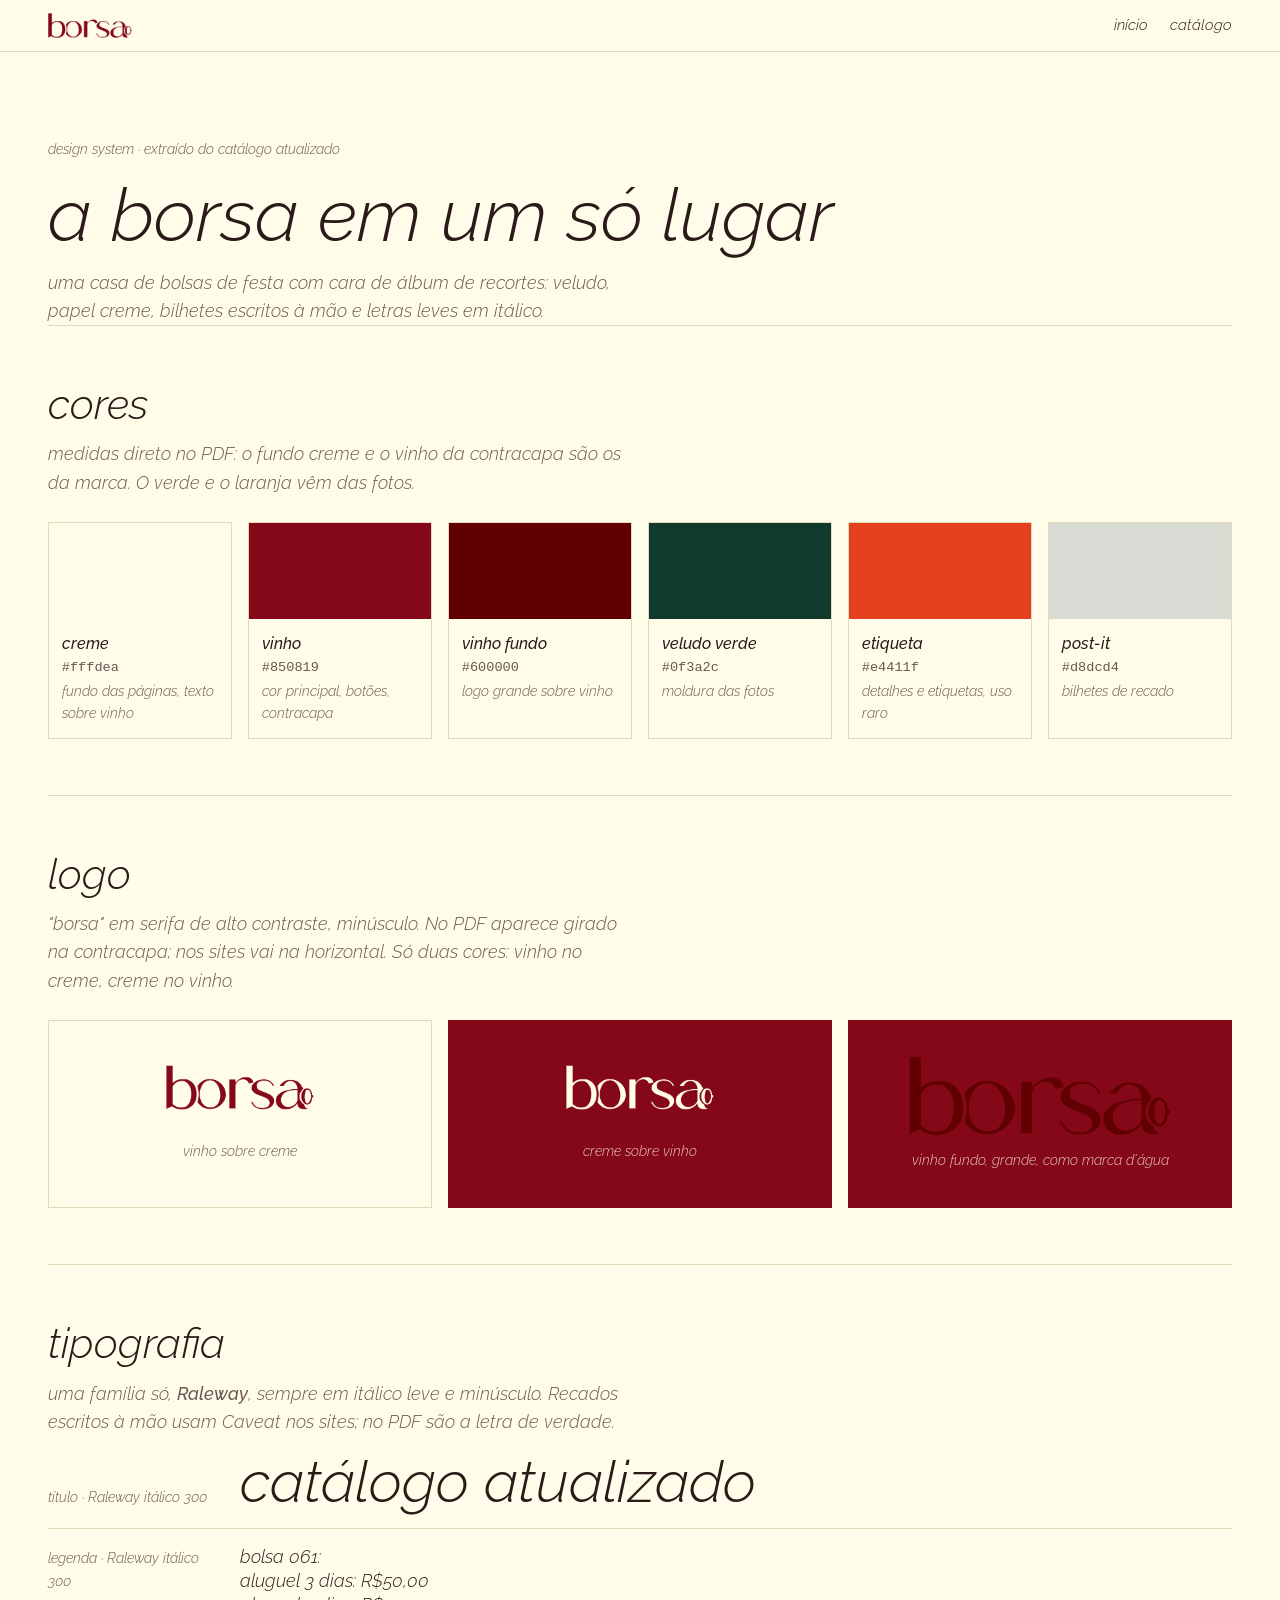
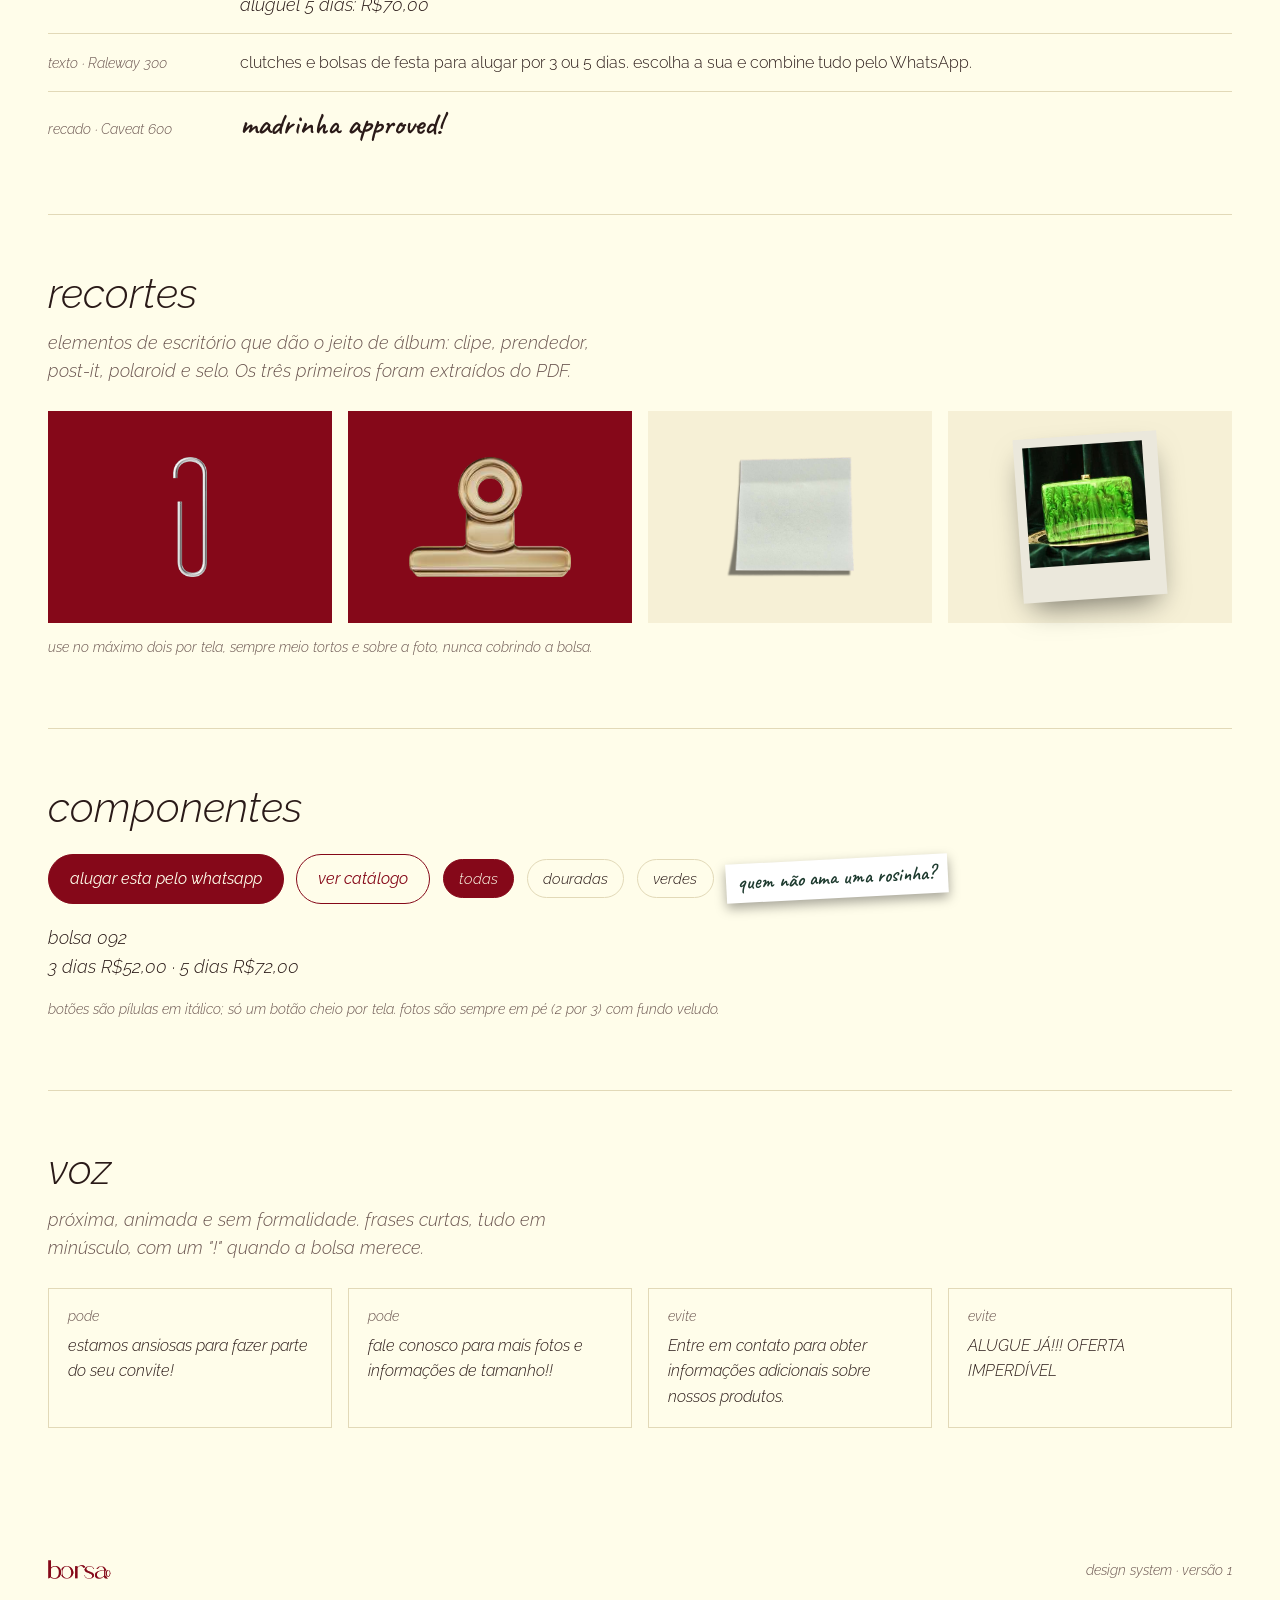
<file: design-system.html>
<!doctype html>
<html lang="pt-BR">
<head>
<meta charset="utf-8">
<meta name="viewport" content="width=device-width, initial-scale=1, viewport-fit=cover">
<meta name="claude:viewport-fit-sides" content="cover">
<title>borsa design system</title>
<meta name="description" content="Cores, tipografia, logo e recortes da marca borsa, extraídos do catálogo em PDF.">
<meta name="robots" content="noindex">
<link rel="preconnect" href="https://fonts.googleapis.com">
<link rel="preconnect" href="https://fonts.gstatic.com" crossorigin>
<link href="https://fonts.googleapis.com/css2?family=Caveat:wght@500;600&family=Raleway:ital,wght@0,300;0,500;1,300;1,400;1,500&display=swap" rel="stylesheet">
<link rel="stylesheet" href="assets/brand.css">
<style>
/* Ficha técnica da marca: uma página de referência, seções separadas por régua fina. */
h1, h2, h3 { font-style: italic; font-weight: 300; margin: 0; line-height: 1.1; }
h1 { font-size: clamp(2.6rem, 7vw, 4.6rem); }
h2 { font-size: clamp(1.8rem, 4vw, 2.6rem); }
section.ds { padding-block: clamp(2.2rem, 5vw, 3.5rem); border-top: 1px solid var(--line); }
.lead { font-style: italic; font-size: 1.1rem; max-width: 36rem; color: var(--ink-soft); margin: .8rem 0 0; }
.k { font-style: italic; font-size: .88rem; color: var(--ink-soft); }
.grid { display: grid; gap: 1rem; margin-top: 1.6rem; }
.sw { grid-template-columns: repeat(auto-fill, minmax(10rem, 1fr)); }
.chipc { border: 1px solid var(--line); }
.chipc .c { height: 6rem; }
.chipc .t { padding: .7rem .8rem .8rem; display: grid; gap: .15rem; }
.chipc b { font-weight: 500; font-style: italic; }
.chipc code, code { font: 400 .85rem/1.4 ui-monospace, Menlo, Consolas, monospace; color: var(--ink-soft); }
.logos { grid-template-columns: repeat(auto-fit, minmax(16rem, 1fr)); }
.lg { padding: 2.2rem 1.6rem; display: grid; place-items: center; gap: .8rem; border: 1px solid var(--line); }
.lg img { height: 2.8rem; width: auto; display: block; }
.lg.w { background: var(--wine); color: var(--cream); border-color: var(--wine); }
.lg.c { background: var(--cream); color: var(--ink); }
.lg.v { background: var(--velvet); color: var(--cream); border-color: var(--velvet); }
.type .row { display: grid; grid-template-columns: 11rem 1fr; gap: 1rem; align-items: baseline; padding-block: 1rem; border-bottom: 1px solid var(--line); }
.type .row:last-child { border-bottom: 0; }
@media (max-width: 600px) { .type .row { grid-template-columns: 1fr; gap: .2rem; } }
.s-cap { font-style: italic; font-weight: 300; font-size: 1.1rem; line-height: 1.35; }
.stick { grid-template-columns: repeat(auto-fit, minmax(13rem, 1fr)); }
.stick .box { background: var(--wine); min-height: 11rem; display: grid; place-items: center; padding: 1.5rem; position: relative; }
.stick .box.light { background: var(--paper-2); }
.stick img { max-height: 7.5rem; width: auto; }
.demo { display: flex; flex-wrap: wrap; gap: .8rem; align-items: center; margin-top: 1.4rem; }
.chip { padding: .42rem .95rem; border-radius: 999px; border: 1px solid var(--line); background: transparent; font-style: italic; font-size: .92rem; }
.chip.on { background: var(--wine); color: var(--cream); border-color: var(--wine); }
.voice { grid-template-columns: repeat(auto-fit, minmax(16rem, 1fr)); }
.voice div { border: 1px solid var(--line); padding: 1.1rem 1.2rem; font-style: italic; }
.voice .do::before, .voice .dont::before { display: block; font-size: .85rem; margin-bottom: .3rem; font-style: italic; color: var(--ink-soft); }
.voice .do::before { content: "pode"; }
.voice .dont::before { content: "evite"; }
.price-line { font-style: italic; font-weight: 300; font-size: 1.1rem; line-height: 1.35; }
.ex { margin-top: 1.4rem; display: grid; gap: .3rem; max-width: 24rem; }
.hero-ex { background: var(--wine); color: var(--cream); padding: 2rem; font-style: italic; font-weight: 300; font-size: clamp(1.8rem, 4vw, 2.6rem); line-height: 1.1; position: relative; overflow: hidden; }
</style>
</head>
<body>
<header class="top">
  <div class="wrap">
    <a href="index.html" aria-label="borsa, início"><img class="logo is-wine" src="assets/logo-wine.png" alt="borsa" width="1736" height="528"><img class="logo is-cream" src="assets/logo-cream.png" alt="" width="1736" height="528"></a>
    <nav aria-label="principal"><a class="link" href="index.html">início</a><a class="link" href="catalogo.html">catálogo</a></nav>
  </div>
</header>

<main class="wrap" style="padding-block: clamp(2.5rem, 6vw, 4.5rem) 3rem">
  <p class="k">design system · extraído do catálogo atualizado</p>
  <h1>a borsa em um só lugar</h1>
  <p class="lead">uma casa de bolsas de festa com cara de álbum de recortes: veludo, papel creme, bilhetes escritos à mão e letras leves em itálico.</p>

  <section class="ds" aria-labelledby="cores">
    <h2 id="cores">cores</h2>
    <p class="lead">medidas direto no PDF: o fundo creme e o vinho da contracapa são os da marca. O verde e o laranja vêm das fotos.</p>
    <div class="grid sw">
      <div class="chipc"><div class="c" style="background:#fffdea"></div><div class="t"><b>creme</b><code>#fffdea</code><span class="k">fundo das páginas, texto sobre vinho</span></div></div>
      <div class="chipc"><div class="c" style="background:#850819"></div><div class="t"><b>vinho</b><code>#850819</code><span class="k">cor principal, botões, contracapa</span></div></div>
      <div class="chipc"><div class="c" style="background:#600000"></div><div class="t"><b>vinho fundo</b><code>#600000</code><span class="k">logo grande sobre vinho</span></div></div>
      <div class="chipc"><div class="c" style="background:#0f3a2c"></div><div class="t"><b>veludo verde</b><code>#0f3a2c</code><span class="k">moldura das fotos</span></div></div>
      <div class="chipc"><div class="c" style="background:#e4411f"></div><div class="t"><b>etiqueta</b><code>#e4411f</code><span class="k">detalhes e etiquetas, uso raro</span></div></div>
      <div class="chipc"><div class="c" style="background:#d8dcd4"></div><div class="t"><b>post-it</b><code>#d8dcd4</code><span class="k">bilhetes de recado</span></div></div>
    </div>
  </section>

  <section class="ds" aria-labelledby="logo">
    <h2 id="logo">logo</h2>
    <p class="lead">"borsa" em serifa de alto contraste, minúsculo. No PDF aparece girado na contracapa; nos sites vai na horizontal. Só duas cores: vinho no creme, creme no vinho.</p>
    <div class="grid logos">
      <div class="lg c"><img src="assets/logo-wine.png" alt="logo borsa vinho" width="1736" height="528"><span class="k">vinho sobre creme</span></div>
      <div class="lg w"><img src="assets/logo-cream.png" alt="logo borsa creme" width="1736" height="528"><span class="k" style="color:inherit;opacity:.8">creme sobre vinho</span></div>
      <div class="lg w"><img src="assets/logo-deep.png" alt="logo borsa vinho fundo" width="1736" height="528" style="height:5rem"><span class="k" style="color:inherit;opacity:.8">vinho fundo, grande, como marca d'água</span></div>
    </div>
  </section>

  <section class="ds type" aria-labelledby="tipo">
    <h2 id="tipo">tipografia</h2>
    <p class="lead">uma família só, <b style="font-weight:500">Raleway</b>, sempre em itálico leve e minúsculo. Recados escritos à mão usam Caveat nos sites; no PDF são a letra de verdade.</p>
    <div class="row"><span class="k">título · Raleway itálico 300</span><span style="font-style:italic;font-weight:300;font-size:clamp(2.2rem,6vw,3.6rem);line-height:1.05">catálogo atualizado</span></div>
    <div class="row"><span class="k">legenda · Raleway itálico 300</span><span class="s-cap">bolsa 061:<br>aluguel 3 dias: R$50,00<br>aluguel 5 dias: R$70,00</span></div>
    <div class="row"><span class="k">texto · Raleway 300</span><span>clutches e bolsas de festa para alugar por 3 ou 5 dias. escolha a sua e combine tudo pelo WhatsApp.</span></div>
    <div class="row"><span class="k">recado · Caveat 600</span><span style="font-family:var(--hand);font-weight:600;font-size:1.9rem;line-height:1.1">madrinha approved!</span></div>
  </section>

  <section class="ds" aria-labelledby="rec">
    <h2 id="rec">recortes</h2>
    <p class="lead">elementos de escritório que dão o jeito de álbum: clipe, prendedor, post-it, polaroid e selo. Os três primeiros foram extraídos do PDF.</p>
    <div class="grid stick">
      <div class="box"><img src="assets/clip.png" alt="clipe de papel" width="55" height="197"></div>
      <div class="box"><img src="assets/binder.png" alt="prendedor" width="217" height="161"></div>
      <div class="box light"><img src="assets/postit.png" alt="post-it" width="586" height="551"></div>
      <div class="box light"><div class="polaroid" style="width:9rem;transform:rotate(-4deg)"><img src="assets/065-b.jpg" alt="" width="700" height="700"></div></div>
    </div>
    <p class="k" style="margin-top:.8rem">use no máximo dois por tela, sempre meio tortos e sobre a foto, nunca cobrindo a bolsa.</p>
  </section>

  <section class="ds" aria-labelledby="comp">
    <h2 id="comp">componentes</h2>
    <div class="demo">
      <a class="btn" href="#comp">alugar esta pelo whatsapp</a>
      <a class="btn ghost" href="#comp">ver catálogo</a>
      <span class="chip on">todas</span><span class="chip">douradas</span><span class="chip">verdes</span>
      <span class="note" style="transform:rotate(-3deg)">quem não ama uma rosinha?</span>
    </div>
    <div class="ex">
      <span class="s-cap">bolsa 092</span>
      <span class="price-line">3 dias R$52,00 · 5 dias R$72,00</span>
    </div>
    <p class="k" style="margin-top:1.2rem">botões são pílulas em itálico; só um botão cheio por tela. fotos são sempre em pé (2 por 3) com fundo veludo.</p>
  </section>

  <section class="ds" aria-labelledby="voz">
    <h2 id="voz">voz</h2>
    <p class="lead">próxima, animada e sem formalidade. frases curtas, tudo em minúsculo, com um "!" quando a bolsa merece.</p>
    <div class="grid voice">
      <div class="do">estamos ansiosas para fazer parte do seu convite!</div>
      <div class="do">fale conosco para mais fotos e informações de tamanho!!</div>
      <div class="dont">Entre em contato para obter informações adicionais sobre nossos produtos.</div>
      <div class="dont">ALUGUE JÁ!!! OFERTA IMPERDÍVEL</div>
    </div>
  </section>
</main>

<footer><div class="wrap"><img class="logo is-wine" src="assets/logo-wine.png" alt="borsa" width="1736" height="528"><img class="logo is-cream" src="assets/logo-cream.png" alt="" width="1736" height="528"><span>design system · versão 1</span></div></footer>
</body>
</html>
</file>
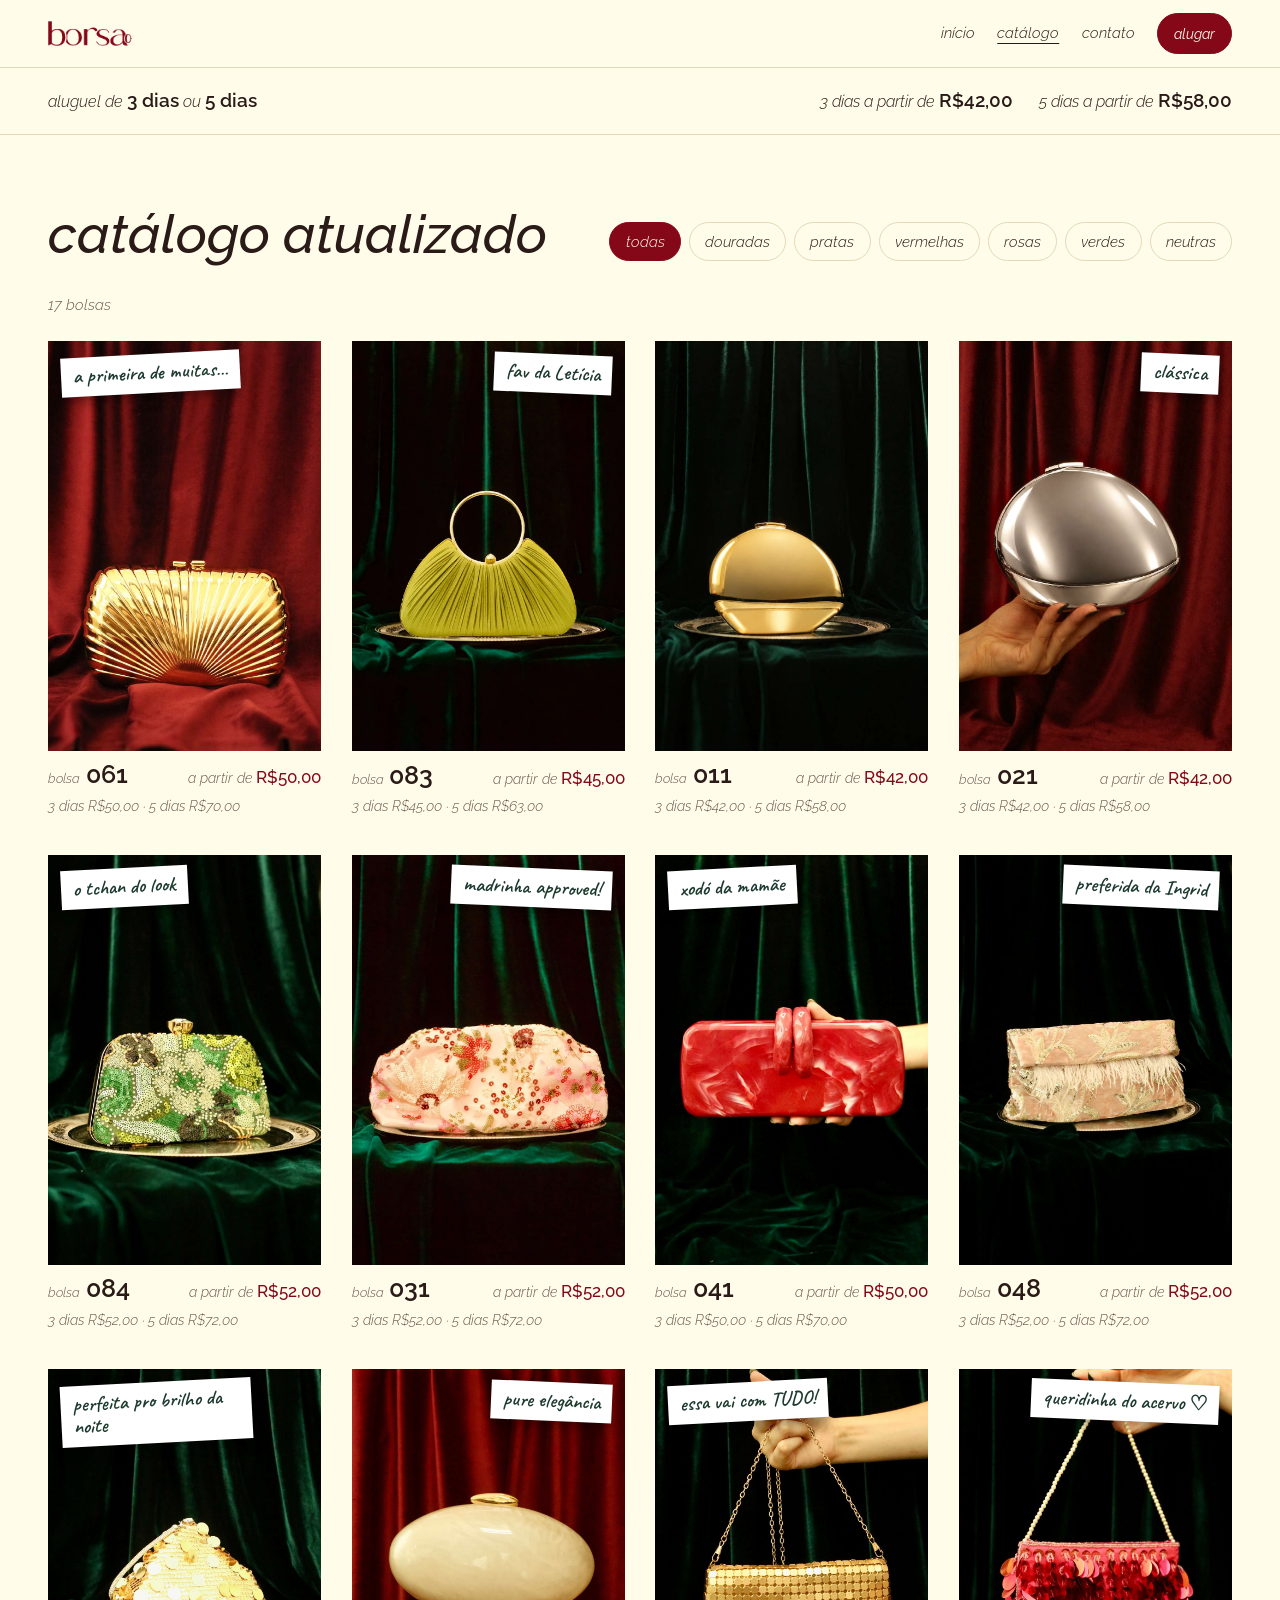
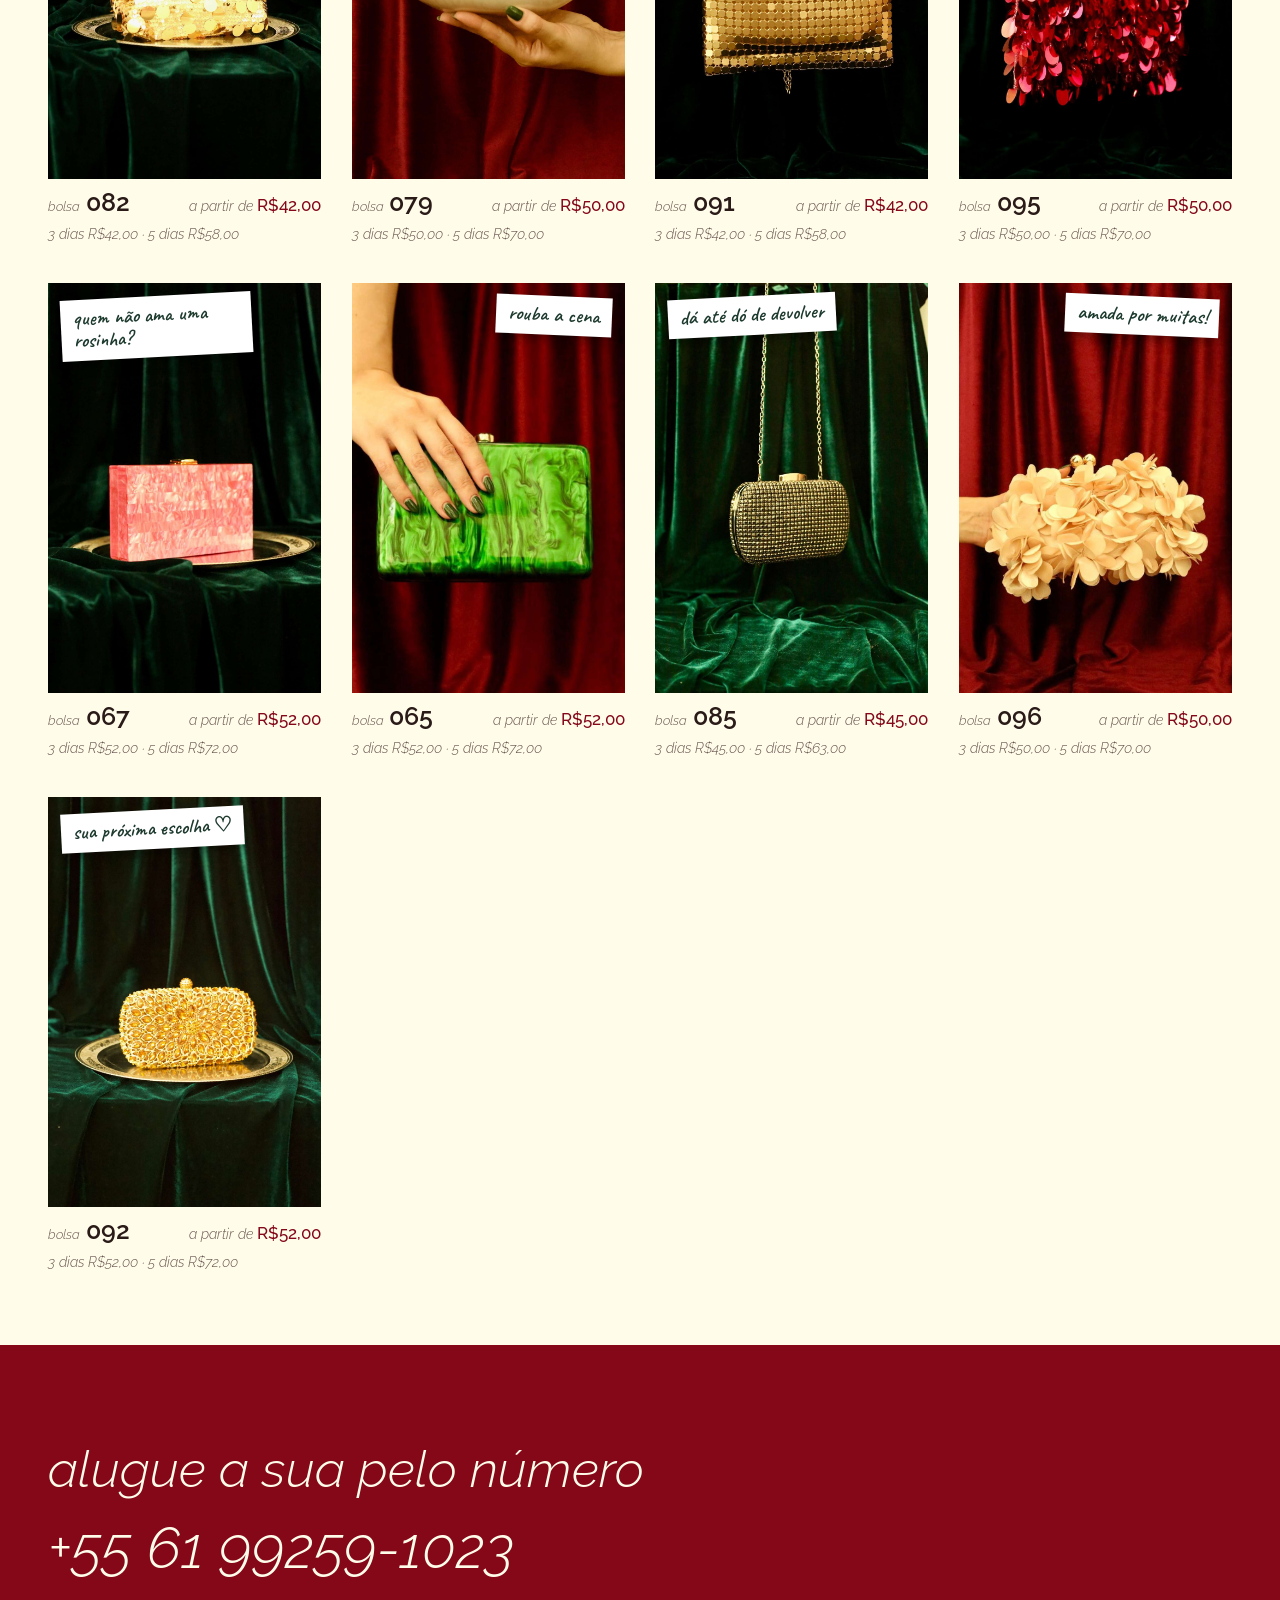
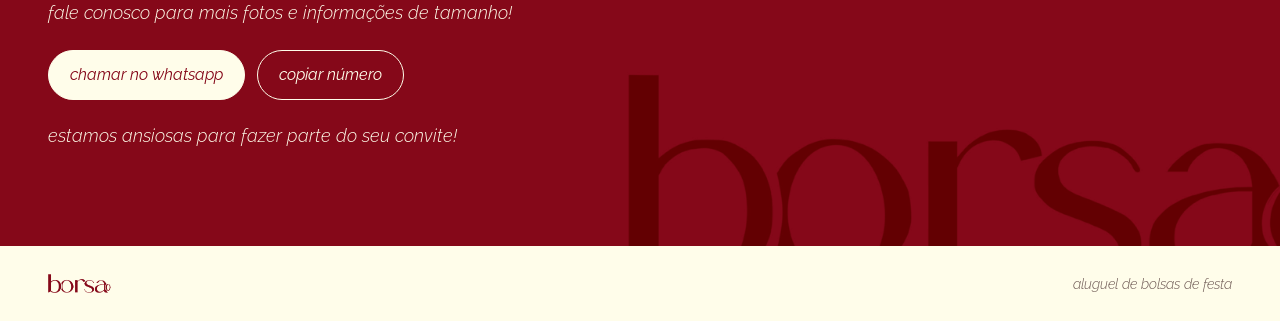
<file: borsa-site/catalogo.html>
<!doctype html>
<html lang="pt-BR">
<head>
<meta charset="utf-8">
<meta name="viewport" content="width=device-width, initial-scale=1, viewport-fit=cover">
<meta name="claude:viewport-fit-sides" content="cover">
<title>borsa catálogo</title>
<meta name="description" content="Catálogo da borsa: 17 clutches e bolsas de festa para alugar por 3 ou 5 dias.">
<meta property="og:title" content="borsa catálogo">
<meta property="og:description" content="Clutches e bolsas de festa para alugar por 3 ou 5 dias.">
<meta property="og:image" content="assets/capa.jpg">
<link rel="preconnect" href="https://fonts.googleapis.com">
<link rel="preconnect" href="https://fonts.gstatic.com" crossorigin>
<link href="https://fonts.googleapis.com/css2?family=Caveat:wght@500;600&family=Raleway:ital,wght@0,300;0,500;1,300;1,400;1,500&display=swap" rel="stylesheet">
<link rel="stylesheet" href="assets/brand.css">
<style>
:root { --display: var(--body); }
.catalog-intro { padding-top: clamp(2rem, 5vw, 3.5rem); }
/* faixa de preços */
.rates { border-bottom: 1px solid var(--line); }
.rates .wrap { display: flex; flex-wrap: wrap; align-items: baseline; justify-content: space-between; gap: .6rem 2rem; padding-block: 1.1rem; font-style: italic; }
.rates .tiers { display: flex; flex-wrap: wrap; gap: .4rem 1.6rem; }
.rates strong { font-family: var(--display); font-style: normal; font-weight: 600; font-size: 1.2rem; }

/* catálogo */
.catalog { padding-block: clamp(2.5rem, 6vw, 4.5rem); }
.head { display: flex; flex-wrap: wrap; align-items: end; justify-content: space-between; gap: 1.2rem; margin-bottom: 2rem; }
.head h2 { margin: 0; font-family: var(--display); font-weight: 500; font-size: clamp(2.2rem, 5vw, 3.4rem); line-height: 1; font-style: italic; }
.filters { display: flex; flex-wrap: wrap; gap: .5rem; }
.chip { padding: .42rem .95rem; border-radius: 999px; border: 1px solid var(--line); background: transparent; cursor: pointer; font-style: italic; font-size: .92rem; transition: border-color .2s, background .2s; }
.chip:hover { border-color: var(--wine); }
.chip[aria-pressed="true"] { background: var(--wine); color: var(--cream); border-color: var(--wine); }
.count { margin: 0 0 1.5rem; font-style: italic; color: var(--ink-soft); font-size: .95rem; }

.grid { display: grid; grid-template-columns: repeat(auto-fill, minmax(min(100%, 16.5rem), 1fr)); gap: clamp(1.6rem, 3vw, 2.6rem) clamp(1rem, 2.4vw, 2rem); list-style: none; margin: 0; padding: 0; }
.card { min-width: 0; }
.card button.open { display: block; width: 100%; padding: 0; border: 0; background: none; text-align: left; cursor: pointer; }
.shot { position: relative; aspect-ratio: 2 / 3; overflow: hidden; background: var(--velvet); }
.shot img { position: absolute; inset: 0; width: 100%; height: 100%; object-fit: cover; transition: opacity .45s ease, transform .9s ease; }
.shot img.alt { opacity: 0; }
@media (hover: hover) {
  .card:hover .shot img.alt { opacity: 1; }
  .card:hover .shot img.main { transform: scale(1.03); }
}
.note { position: absolute; left: .8rem; top: .8rem; max-width: 70%; background: var(--note-bg); color: var(--note-ink); font-family: var(--hand); font-weight: 600; font-size: 1.28rem; line-height: 1.05; padding: .5rem .75rem .6rem; transform: rotate(-3deg); box-shadow: 0 5px 12px rgba(0,0,0,.35); }
.card:nth-child(even) .note { left: auto; right: .8rem; transform: rotate(2.5deg); }
.meta { display: flex; justify-content: space-between; align-items: baseline; gap: .6rem; padding-top: .8rem; }
.meta .num { font-family: var(--display); font-weight: 600; font-size: 1.55rem; line-height: 1; }
.meta .num small { font-family: var(--body); font-weight: 300; font-style: italic; font-size: .82rem; color: var(--ink-soft); margin-right: .35rem; }
.meta .from { font-style: italic; font-size: .9rem; color: var(--ink-soft); white-space: nowrap; }
.meta .from b { font-style: normal; font-weight: 500; font-size: 1.05rem; color: var(--accent); }
.pricesm { margin: .15rem 0 0; font-style: italic; font-size: .9rem; color: var(--ink-soft); }

/* ficha */
dialog { padding: 0; border: 0; background: var(--paper); color: var(--ink); width: min(100% - 24px, 62rem); max-height: calc(100dvh - 24px); overflow: auto; box-shadow: 0 40px 100px rgba(0,0,0,.55); }
dialog::backdrop { background: rgba(32, 3, 8, .78); backdrop-filter: blur(4px); }
.sheet { display: grid; grid-template-columns: minmax(0, 1.1fr) minmax(0, 1fr); }
.sheet .pic { background: var(--velvet); position: relative; min-height: 0; }
.sheet .pic img { width: 100%; height: 100%; max-height: calc(100dvh - 24px); object-fit: cover; aspect-ratio: 2 / 3; }
.sheet .info { padding: clamp(1.4rem, 4vw, 2.6rem); display: flex; flex-direction: column; gap: 1.2rem; min-width: 0; }
.sheet .kicker { margin: 0; font-style: italic; color: var(--ink-soft); }
.sheet h3 { margin: -.6rem 0 0; font-family: var(--display); font-weight: 600; font-size: clamp(2.6rem, 6vw, 3.8rem); line-height: 1; }
.sheet .says { align-self: flex-start; background: var(--note-bg); color: var(--note-ink); font-family: var(--hand); font-weight: 600; font-size: 1.5rem; padding: .4rem .9rem .5rem; transform: rotate(-2deg); box-shadow: 0 4px 10px rgba(0,0,0,.25); border: 1px solid var(--line); }
.thumbs { display: flex; gap: .6rem; }
.thumbs button { width: 4.2rem; aspect-ratio: 2 / 3; padding: 0; border: 2px solid transparent; background: var(--velvet); cursor: pointer; overflow: hidden; opacity: .65; }
.thumbs button[aria-pressed="true"] { border-color: var(--wine); opacity: 1; }
.thumbs img { width: 100%; height: 100%; object-fit: cover; }
table.price { width: 100%; border-collapse: collapse; font-style: italic; }
table.price th, table.price td { text-align: left; padding: .7rem 0; border-bottom: 1px solid var(--line); font-weight: 300; }
table.price td { text-align: right; font-family: var(--display); font-style: normal; font-weight: 600; font-size: 1.5rem; font-variant-numeric: tabular-nums; }
.sheet .fine { margin: 0; font-style: italic; font-size: .92rem; color: var(--ink-soft); }
.sheet .actions { display: flex; flex-wrap: wrap; gap: .7rem; margin-top: auto; }
.close { position: absolute; top: .6rem; right: .6rem; z-index: 2; width: 2.6rem; height: 2.6rem; border-radius: 50%; border: 0; background: var(--paper); color: var(--ink); font-size: 1.4rem; line-height: 1; cursor: pointer; box-shadow: 0 2px 8px rgba(0,0,0,.3); }
.nav-bag { display: flex; justify-content: space-between; gap: 1rem; font-style: italic; font-size: .92rem; }
.nav-bag button { background: none; border: 0; padding: 0; cursor: pointer; text-decoration: underline; text-underline-offset: 4px; }
@media (max-width: 700px) {
  .sheet { grid-template-columns: 1fr; }
  .sheet .pic img { max-height: 62dvh; aspect-ratio: auto; object-position: center; }
}


</style>
</head>
<body>
<header class="top">
  <div class="wrap">
    <a href="index.html" aria-label="borsa, início"><img class="logo is-wine" src="assets/logo-wine.png" alt="borsa" width="1736" height="528"><img class="logo is-cream" src="assets/logo-cream.png" alt="" width="1736" height="528"></a>
    <nav aria-label="principal">
      <a class="link" href="index.html">início</a>
      <a class="link" href="catalogo.html" aria-current="page">catálogo</a>
      <a class="link" href="#contato">contato</a>
      <a class="btn sm" data-wa href="https://wa.me/5561992591023" target="_blank" rel="noopener">alugar</a>
    </nav>
  </div>
</header>
<main>
  <section class="rates" aria-label="valores">
    <div class="wrap">
      <span>aluguel de <strong>3 dias</strong> ou <strong>5 dias</strong></span>
      <span class="tiers" id="tiers"></span>
    </div>
  </section>
  <section class="catalog wrap" id="catalogo" aria-labelledby="cat-h">
    <div class="head">
      <h2 id="cat-h">catálogo atualizado</h2>
      <div class="filters" id="filters" role="group" aria-label="filtrar por cor"></div>
    </div>
    <p class="count" id="count" aria-live="polite"></p>
    <ul class="grid" id="grid"></ul>
  </section>
  <section class="contact on-wine" id="contato" aria-labelledby="ct-h">
    <img class="ghostmark" src="assets/logo-deep.png" alt="" width="1736" height="528">
    <div class="wrap">
      <h2 id="ct-h">alugue a sua pelo número</h2>
      <div class="phone">+55 61 99259-1023</div>
      <p>fale conosco para mais fotos e informações de tamanho!</p>
      <div class="row">
        <a class="btn" data-wa href="https://wa.me/5561992591023" target="_blank" rel="noopener">chamar no whatsapp</a>
        <button class="btn ghost" type="button" id="copy">copiar número</button>
      </div>
      <p>estamos ansiosas para fazer parte do seu convite!</p>
    </div>
  </section>
</main>
<footer><div class="wrap"><img class="logo is-wine" src="assets/logo-wine.png" alt="borsa" width="1736" height="528"><img class="logo is-cream" src="assets/logo-cream.png" alt="" width="1736" height="528"><span>aluguel de bolsas de festa</span></div></footer>
<dialog id="dlg" aria-labelledby="d-title">
  <button class="close" type="button" id="close" aria-label="fechar">×</button>
  <div class="sheet">
    <div class="pic"><img id="d-img" alt="" width="1000" height="1500"></div>
    <div class="info">
      <p class="kicker">bolsa</p>
      <h3 id="d-title"></h3>
      <div class="says" id="d-note" hidden></div>
      <div class="thumbs" id="d-thumbs"></div>
      <table class="price">
        <caption class="kicker" style="text-align:left;padding-bottom:.3rem">valores do aluguel</caption>
        <tbody>
          <tr><th scope="row">3 dias</th><td id="d-p3"></td></tr>
          <tr><th scope="row">5 dias</th><td id="d-p5"></td></tr>
        </tbody>
      </table>
      <p class="fine">chame a gente para ver mais fotos e saber o tamanho.</p>
      <div class="actions">
        <a class="btn" id="d-wa" target="_blank" rel="noopener" href="https://wa.me/5561992591023">alugar esta pelo whatsapp</a>
      </div>
      <div class="nav-bag">
        <button type="button" id="d-prev">← anterior</button>
        <button type="button" id="d-next">próxima →</button>
      </div>
    </div>
  </div>
</dialog>
<script>
(function () {
  var PHONE = "5561992591023";
  var BAGS = [
    { n: "061", p3: 50, p5: 70, cor: "dourada", note: "a primeira de muitas…", alt: "Clutch dourada com nervuras em leque, sobre veludo vinho" },
    { n: "083", p3: 45, p5: 63, cor: "verde", note: "fav da Letícia", alt: "Bolsa verde-oliva plissada com alça redonda dourada" },
    { n: "011", p3: 42, p5: 58, cor: "dourada", note: "", alt: "Clutch dourada em formato de ovo, sobre bandeja prateada" },
    { n: "021", p3: 42, p5: 58, cor: "prata", note: "clássica", alt: "Clutch prateada espelhada em formato de ovo" },
    { n: "084", p3: 52, p5: 72, cor: "verde", note: "o tchan do look", alt: "Clutch bordada com paetês em tons de verde e fecho de cristal" },
    { n: "031", p3: 52, p5: 72, cor: "rosa", note: "madrinha approved!", alt: "Clutch franzida rosa clara com flores bordadas em paetês" },
    { n: "041", p3: 50, p5: 70, cor: "vermelha", note: "xodó da mamãe", alt: "Clutch de acrílico vermelho marmorizado com fecho de argolas" },
    { n: "048", p3: 52, p5: 72, cor: "neutra", note: "preferida da Ingrid", alt: "Clutch de veludo rosé bordada, com franja de plumas" },
    { n: "082", p3: 42, p5: 58, cor: "dourada", note: "perfeita pro brilho da noite", alt: "Bolsa piramidal coberta de paetês dourados com alça de strass" },
    { n: "079", p3: 50, p5: 70, cor: "neutra", note: "pure elegância", alt: "Clutch oval de acrílico perolado creme com fecho dourado" },
    { n: "091", p3: 42, p5: 58, cor: "dourada", note: "essa vai com TUDO!", alt: "Bolsa de malha metálica dourada com alça de corrente" },
    { n: "095", p3: 50, p5: 70, cor: "vermelha", note: "queridinha do acervo ♡", alt: "Bolsa de paetês vermelhos em gota com alça de pérolas" },
    { n: "067", p3: 52, p5: 72, cor: "rosa", note: "quem não ama uma rosinha?", alt: "Clutch retangular de acrílico rosa perolado" },
    { n: "065", p3: 52, p5: 72, cor: "verde", note: "rouba a cena", alt: "Clutch de acrílico verde marmorizado" },
    { n: "085", p3: 45, p5: 63, cor: "prata", note: "dá até dó de devolver", alt: "Clutch prateada de strass escuro com alça de corrente" },
    { n: "096", p3: 50, p5: 70, cor: "neutra", note: "amada por muitas!", alt: "Clutch coberta de pétalas de cetim cor champanhe" },
    { n: "092", p3: 52, p5: 72, cor: "dourada", note: "sua próxima escolha ♡", alt: "Clutch de cristais âmbar em formato de flor, sobre bandeja prateada" }
  ];
  BAGS.forEach(function (b) { b.alts = ["assets/" + b.n + ".jpg"]; });
  var HAS_B = { "061":1,"083":1,"011":1,"084":1,"031":1,"041":1,"048":1,"082":1,"079":1,"091":1,"095":1,"067":1,"065":1,"085":1,"096":1,"092":1 };
  BAGS.forEach(function (b) { if (HAS_B[b.n]) b.alts.push("assets/" + b.n + "-b.jpg"); });

  var COLORS = [
    ["todas", null], ["douradas", "dourada"], ["pratas", "prata"],
    ["vermelhas", "vermelha"], ["rosas", "rosa"], ["verdes", "verde"], ["neutras", "neutra"]
  ];
  var brl = function (v) { return "R$" + v.toFixed(2).replace(".", ","); };
  var $ = function (id) { return document.getElementById(id); };
  var grid = $("grid"), count = $("count"), dlg = $("dlg");
  var current = null, list = BAGS.slice(), idx = 0;

  function waLink(text) { return "https://wa.me/" + PHONE + "?text=" + encodeURIComponent(text); }
  document.querySelectorAll("[data-wa]").forEach(function (a) {
    a.href = waLink("Oi! Vi o catálogo da borsa e quero alugar uma bolsa.");
  });

  // faixa de valores
  var prices = BAGS.map(function (b) { return b.p3; }), prices5 = BAGS.map(function (b) { return b.p5; });
  $("tiers").innerHTML =
    "<span>3 dias a partir de <strong>" + brl(Math.min.apply(null, prices)) + "</strong></span>" +
    "<span>5 dias a partir de <strong>" + brl(Math.min.apply(null, prices5)) + "</strong></span>";

  // filtros
  var fwrap = $("filters");
  COLORS.forEach(function (c, i) {
    var b = document.createElement("button");
    b.type = "button"; b.className = "chip"; b.textContent = c[0];
    b.setAttribute("aria-pressed", i === 0 ? "true" : "false");
    b.addEventListener("click", function () {
      fwrap.querySelectorAll(".chip").forEach(function (x) { x.setAttribute("aria-pressed", "false"); });
      b.setAttribute("aria-pressed", "true");
      list = c[1] ? BAGS.filter(function (x) { return x.cor === c[1]; }) : BAGS.slice();
      render();
    });
    fwrap.appendChild(b);
  });

  function esc(s) { return String(s).replace(/[&<>"]/g, function (m) { return { "&": "&amp;", "<": "&lt;", ">": "&gt;", '"': "&quot;" }[m]; }); }

  function render() {
    count.textContent = list.length === 1 ? "1 bolsa" : list.length + " bolsas";
    grid.innerHTML = list.map(function (b, i) {
      return '<li class="card"><button class="open" type="button" data-i="' + i + '" aria-label="ver bolsa ' + b.n + '">' +
        '<div class="shot"><img class="main" src="' + b.alts[0] + '" alt="' + esc(b.alt) + '" width="1000" height="1500" loading="' + (i < 4 ? "eager" : "lazy") + '">' +
        (b.alts[1] ? '<img class="alt" src="' + b.alts[1] + '" alt="" width="700" height="1000" loading="lazy">' : "") +
        (b.note ? '<span class="note">' + esc(b.note) + "</span>" : "") + "</div>" +
        '<div class="meta"><span class="num"><small>bolsa</small>' + b.n + '</span><span class="from">a partir de <b>' + brl(b.p3) + "</b></span></div>" +
        '<p class="pricesm">3 dias ' + brl(b.p3) + " · 5 dias " + brl(b.p5) + "</p></button></li>";
    }).join("");
  }
  grid.addEventListener("click", function (e) {
    var t = e.target.closest("button.open");
    if (t) openBag(+t.dataset.i);
  });

  // ficha
  var photo = 0;
  function show() {
    var b = list[idx]; current = b; photo = 0;
    $("d-title").textContent = b.n;
    var note = $("d-note"); note.hidden = !b.note; note.textContent = b.note;
    $("d-p3").textContent = brl(b.p3); $("d-p5").textContent = brl(b.p5);
    $("d-wa").href = waLink("Oi! Quero alugar a bolsa " + b.n + " do catálogo da borsa.");
    var th = $("d-thumbs"); th.innerHTML = "";
    b.alts.forEach(function (src, i) {
      if (b.alts.length < 2) return;
      var btn = document.createElement("button");
      btn.type = "button"; btn.setAttribute("aria-label", "foto " + (i + 1));
      btn.setAttribute("aria-pressed", i === 0 ? "true" : "false");
      btn.innerHTML = '<img src="' + src + '" alt="">';
      btn.addEventListener("click", function () { setPhoto(i); });
      th.appendChild(btn);
    });
    setPhoto(0);
  }
  function setPhoto(i) {
    photo = i;
    var img = $("d-img"); img.src = current.alts[i]; img.alt = i === 0 ? current.alt : "Bolsa " + current.n + " na mão";
    $("d-thumbs").querySelectorAll("button").forEach(function (x, k) { x.setAttribute("aria-pressed", k === i ? "true" : "false"); });
  }
  function openBag(i) { idx = i; show(); if (!dlg.open) dlg.showModal(); }
  function step(d) { idx = (idx + d + list.length) % list.length; show(); }
  $("d-prev").addEventListener("click", function () { step(-1); });
  $("d-next").addEventListener("click", function () { step(1); });
  $("close").addEventListener("click", function () { dlg.close(); });
  dlg.addEventListener("click", function (e) { if (e.target === dlg) dlg.close(); });
  dlg.addEventListener("keydown", function (e) {
    if (e.key === "ArrowRight") step(1);
    if (e.key === "ArrowLeft") step(-1);
  });

  // copiar número
  $("copy").addEventListener("click", function () {
    var btn = this, txt = "+55 61 99259-1023";
    function done() { btn.textContent = "número copiado"; setTimeout(function () { btn.textContent = "copiar número"; }, 2000); }
    try { navigator.clipboard.writeText(txt).then(done, function () { sel(); }); } catch (e) { sel(); }
    function sel() {
      var r = document.createRange(); r.selectNodeContents(document.querySelector(".contact .phone"));
      var s = window.getSelection(); s.removeAllRanges(); s.addRange(r);
    }
  });

  render();
})();
</script>
</body>
</html>
</file>
<file: borsa-site/assets/brand.css>
/* borsa — sistema de design (extraído do catálogo em PDF). Veja design-system.html. */
:root {
  --cream: #fffdea;
  --cream-2: #f6f0d6;
  --wine: #850819;
  --wine-deep: #600000;
  --velvet: #0f3a2c;
  --tag: #e4411f;
  --postit: #d8dcd4;

  --paper: var(--cream);
  --paper-2: var(--cream-2);
  --ink: #2a1a18;
  --ink-soft: #6b5651;
  --line: #e2d9b8;
  --accent: var(--wine);
  --on-wine: var(--cream);
  --note-bg: #ffffff;
  --note-ink: #1d3a2e;
  --logo-wine: block;
  --logo-cream: none;

  --body: "Raleway", "Helvetica Neue", Arial, sans-serif;
  --hand: "Caveat", "Segoe Print", cursive;
}
@media (prefers-color-scheme: dark) {
  :root:not([data-theme="light"]) {
    --paper: #1a0a0d; --paper-2: #260f14; --ink: #f6eed2; --ink-soft: #b9a79f; --line: #3d1c22;
    --accent: #ff6a45; --note-bg: #f6eed2; --logo-wine: none; --logo-cream: block;
    color-scheme: dark;
  }
}
:root[data-theme="dark"] {
  --paper: #1a0a0d; --paper-2: #260f14; --ink: #f6eed2; --ink-soft: #b9a79f; --line: #3d1c22;
  --accent: #ff6a45; --note-bg: #f6eed2; --logo-wine: none; --logo-cream: block;
  color-scheme: dark;
}

*, *::before, *::after { box-sizing: border-box; }
html { scroll-behavior: smooth; }
body { margin: 0; background: var(--paper); color: var(--ink); font: 300 1rem/1.6 var(--body); -webkit-font-smoothing: antialiased; }
img { display: block; max-width: 100%; height: auto; }
a { color: inherit; }
button { font: inherit; color: inherit; }
:focus-visible { outline: 2px solid var(--tag); outline-offset: 3px; }
.wrap { width: 100%; max-width: 76rem; margin-inline: auto; padding-left: max(16px, env(safe-area-inset-left, 0px)); padding-right: max(16px, env(safe-area-inset-right, 0px)); }
.it { font-style: italic; }

/* logo: duas versões, uma por tema */
.logo { display: block; height: 1.6rem; width: auto; }
.logo.is-wine { display: var(--logo-wine); }
.logo.is-cream { display: var(--logo-cream); }

/* topo */
body::before { content: ""; position: fixed; inset: 0 0 auto; height: env(safe-area-inset-top, 0px); z-index: 30; background: var(--paper); }
.top { position: sticky; top: env(safe-area-inset-top, 0px); z-index: 20; background: color-mix(in srgb, var(--paper) 92%, transparent); backdrop-filter: blur(8px); border-bottom: 1px solid var(--line); }
.top .wrap { display: flex; align-items: center; justify-content: space-between; gap: 1rem; padding-block: .8rem; }
.top nav { display: flex; align-items: center; gap: 1.4rem; font-style: italic; font-size: .95rem; }
.top nav a.link { text-decoration: none; }
.top nav a.link:hover, .top nav a.link[aria-current] { text-decoration: underline; text-underline-offset: 5px; }
@media (max-width: 560px) { .top nav a.link { display: none; } }

/* botões */
.btn { display: inline-flex; align-items: center; justify-content: center; gap: .55rem; padding: .72rem 1.3rem; border-radius: 999px; border: 1px solid var(--wine); background: var(--wine); color: var(--cream); font-style: italic; font-weight: 400; font-size: .98rem; text-decoration: none; cursor: pointer; transition: background .2s, transform .2s; }
.btn:hover { background: var(--wine-deep); transform: translateY(-1px); }
.btn.ghost { background: transparent; color: var(--accent); border-color: var(--accent); }
.btn.ghost:hover { background: var(--accent); color: var(--cream); }
.btn.sm { padding: .5rem 1rem; font-size: .9rem; }
.on-wine .btn, .btn.on-wine { background: var(--cream); color: var(--wine); border-color: var(--cream); }
.on-wine .btn:hover, .btn.on-wine:hover { background: transparent; color: var(--cream); }
.on-wine .btn.ghost { background: transparent; color: var(--cream); border-color: var(--cream); }
.on-wine .btn.ghost:hover { background: var(--cream); color: var(--wine); }

/* seção vinho */
.on-wine { background: var(--wine); color: var(--cream); position: relative; overflow: hidden; }
.on-wine .ghostmark { position: absolute; right: -4%; bottom: -8%; width: min(70%, 44rem); opacity: .9; pointer-events: none; user-select: none; }

/* colagem: recortes do scrapbook da marca */
.note { background: var(--note-bg); color: var(--note-ink); font-family: var(--hand); font-weight: 600; font-size: 1.28rem; line-height: 1.05; padding: .5rem .75rem .6rem; box-shadow: 0 5px 12px rgba(0,0,0,.35); }
.polaroid { background: #ebe8dc; padding: .55rem .55rem 2.2rem; box-shadow: 0 14px 30px -10px rgba(0,0,0,.55); }
.polaroid img { width: 100%; aspect-ratio: 1 / 1; object-fit: cover; }
.clip { position: absolute; width: 1.7rem; height: auto; }

/* contato */
.contact .wrap { position: relative; padding-block: clamp(3rem, 8vw, 6rem); display: grid; gap: 1.4rem; max-width: 46rem; margin-inline: 0; margin-left: max(0px, calc((100% - 76rem) / 2)); }
.contact h2 { margin: 0; font-style: italic; font-weight: 300; font-size: clamp(2rem, 5vw, 3.2rem); line-height: 1.1; text-wrap: balance; }
.contact .phone { font-style: italic; font-weight: 300; font-size: clamp(2.2rem, 7vw, 3.6rem); line-height: 1; font-variant-numeric: lining-nums; user-select: all; }
.contact p { margin: 0; font-style: italic; font-size: 1.1rem; }
.contact .row { display: flex; flex-wrap: wrap; gap: .8rem; }
footer { padding-block: 1.6rem; font-style: italic; font-size: .9rem; color: var(--ink-soft); }
footer .wrap { display: flex; flex-wrap: wrap; align-items: center; justify-content: space-between; gap: .6rem 1.5rem; }
footer .logo { height: 1.2rem; }

@media (prefers-reduced-motion: reduce) { html { scroll-behavior: auto; } * { transition: none !important; } }
</file>
<file: assets/brand.css>
/* borsa — sistema de design (extraído do catálogo em PDF). Veja design-system.html. */
:root {
  --cream: #fffdea;
  --cream-2: #f6f0d6;
  --wine: #850819;
  --wine-deep: #600000;
  --velvet: #0f3a2c;
  --tag: #e4411f;
  --postit: #d8dcd4;

  --paper: var(--cream);
  --paper-2: var(--cream-2);
  --ink: #2a1a18;
  --ink-soft: #6b5651;
  --line: #e2d9b8;
  --accent: var(--wine);
  --on-wine: var(--cream);
  --note-bg: #ffffff;
  --note-ink: #1d3a2e;
  --logo-wine: block;
  --logo-cream: none;

  --body: "Raleway", "Helvetica Neue", Arial, sans-serif;
  --hand: "Caveat", "Segoe Print", cursive;
}
@media (prefers-color-scheme: dark) {
  :root:not([data-theme="light"]) {
    --paper: #1a0a0d; --paper-2: #260f14; --ink: #f6eed2; --ink-soft: #b9a79f; --line: #3d1c22;
    --accent: #ff6a45; --note-bg: #f6eed2; --logo-wine: none; --logo-cream: block;
    color-scheme: dark;
  }
}
:root[data-theme="dark"] {
  --paper: #1a0a0d; --paper-2: #260f14; --ink: #f6eed2; --ink-soft: #b9a79f; --line: #3d1c22;
  --accent: #ff6a45; --note-bg: #f6eed2; --logo-wine: none; --logo-cream: block;
  color-scheme: dark;
}

*, *::before, *::after { box-sizing: border-box; }
html { scroll-behavior: smooth; }
body { margin: 0; background: var(--paper); color: var(--ink); font: 300 1rem/1.6 var(--body); -webkit-font-smoothing: antialiased; }
img { display: block; max-width: 100%; height: auto; }
a { color: inherit; }
button { font: inherit; color: inherit; }
:focus-visible { outline: 2px solid var(--tag); outline-offset: 3px; }
.wrap { width: 100%; max-width: 76rem; margin-inline: auto; padding-left: max(16px, env(safe-area-inset-left, 0px)); padding-right: max(16px, env(safe-area-inset-right, 0px)); }
.it { font-style: italic; }

/* logo: duas versões, uma por tema */
.logo { display: block; height: 1.6rem; width: auto; }
.logo.is-wine { display: var(--logo-wine); }
.logo.is-cream { display: var(--logo-cream); }

/* topo */
body::before { content: ""; position: fixed; inset: 0 0 auto; height: env(safe-area-inset-top, 0px); z-index: 30; background: var(--paper); }
.top { position: sticky; top: env(safe-area-inset-top, 0px); z-index: 20; background: color-mix(in srgb, var(--paper) 92%, transparent); backdrop-filter: blur(8px); border-bottom: 1px solid var(--line); }
.top .wrap { display: flex; align-items: center; justify-content: space-between; gap: 1rem; padding-block: .8rem; }
.top nav { display: flex; align-items: center; gap: 1.4rem; font-style: italic; font-size: .95rem; }
.top nav a.link { text-decoration: none; }
.top nav a.link:hover, .top nav a.link[aria-current] { text-decoration: underline; text-underline-offset: 5px; }
@media (max-width: 560px) { .top nav a.link { display: none; } }

/* botões */
.btn { display: inline-flex; align-items: center; justify-content: center; gap: .55rem; padding: .72rem 1.3rem; border-radius: 999px; border: 1px solid var(--wine); background: var(--wine); color: var(--cream); font-style: italic; font-weight: 400; font-size: .98rem; text-decoration: none; cursor: pointer; transition: background .2s, transform .2s; }
.btn:hover { background: var(--wine-deep); transform: translateY(-1px); }
.btn.ghost { background: transparent; color: var(--accent); border-color: var(--accent); }
.btn.ghost:hover { background: var(--accent); color: var(--cream); }
.btn.sm { padding: .5rem 1rem; font-size: .9rem; }
.on-wine .btn, .btn.on-wine { background: var(--cream); color: var(--wine); border-color: var(--cream); }
.on-wine .btn:hover, .btn.on-wine:hover { background: transparent; color: var(--cream); }
.on-wine .btn.ghost { background: transparent; color: var(--cream); border-color: var(--cream); }
.on-wine .btn.ghost:hover { background: var(--cream); color: var(--wine); }

/* seção vinho */
.on-wine { background: var(--wine); color: var(--cream); position: relative; overflow: hidden; }
.on-wine .ghostmark { position: absolute; right: -4%; bottom: -8%; width: min(70%, 44rem); opacity: .9; pointer-events: none; user-select: none; }

/* colagem: recortes do scrapbook da marca */
.note { background: var(--note-bg); color: var(--note-ink); font-family: var(--hand); font-weight: 600; font-size: 1.28rem; line-height: 1.05; padding: .5rem .75rem .6rem; box-shadow: 0 5px 12px rgba(0,0,0,.35); }
.polaroid { background: #ebe8dc; padding: .55rem .55rem 2.2rem; box-shadow: 0 14px 30px -10px rgba(0,0,0,.55); }
.polaroid img { width: 100%; aspect-ratio: 1 / 1; object-fit: cover; }
.clip { position: absolute; width: 1.7rem; height: auto; }

/* contato */
.contact .wrap { position: relative; padding-block: clamp(3rem, 8vw, 6rem); display: grid; gap: 1.4rem; max-width: 46rem; margin-inline: 0; margin-left: max(0px, calc((100% - 76rem) / 2)); }
.contact h2 { margin: 0; font-style: italic; font-weight: 300; font-size: clamp(2rem, 5vw, 3.2rem); line-height: 1.1; text-wrap: balance; }
.contact .phone { font-style: italic; font-weight: 300; font-size: clamp(2.2rem, 7vw, 3.6rem); line-height: 1; font-variant-numeric: lining-nums; user-select: all; }
.contact p { margin: 0; font-style: italic; font-size: 1.1rem; }
.contact .row { display: flex; flex-wrap: wrap; gap: .8rem; }
footer { padding-block: 1.6rem; font-style: italic; font-size: .9rem; color: var(--ink-soft); }
footer .wrap { display: flex; flex-wrap: wrap; align-items: center; justify-content: space-between; gap: .6rem 1.5rem; }
footer .logo { height: 1.2rem; }

@media (prefers-reduced-motion: reduce) { html { scroll-behavior: auto; } * { transition: none !important; } }
</file>
